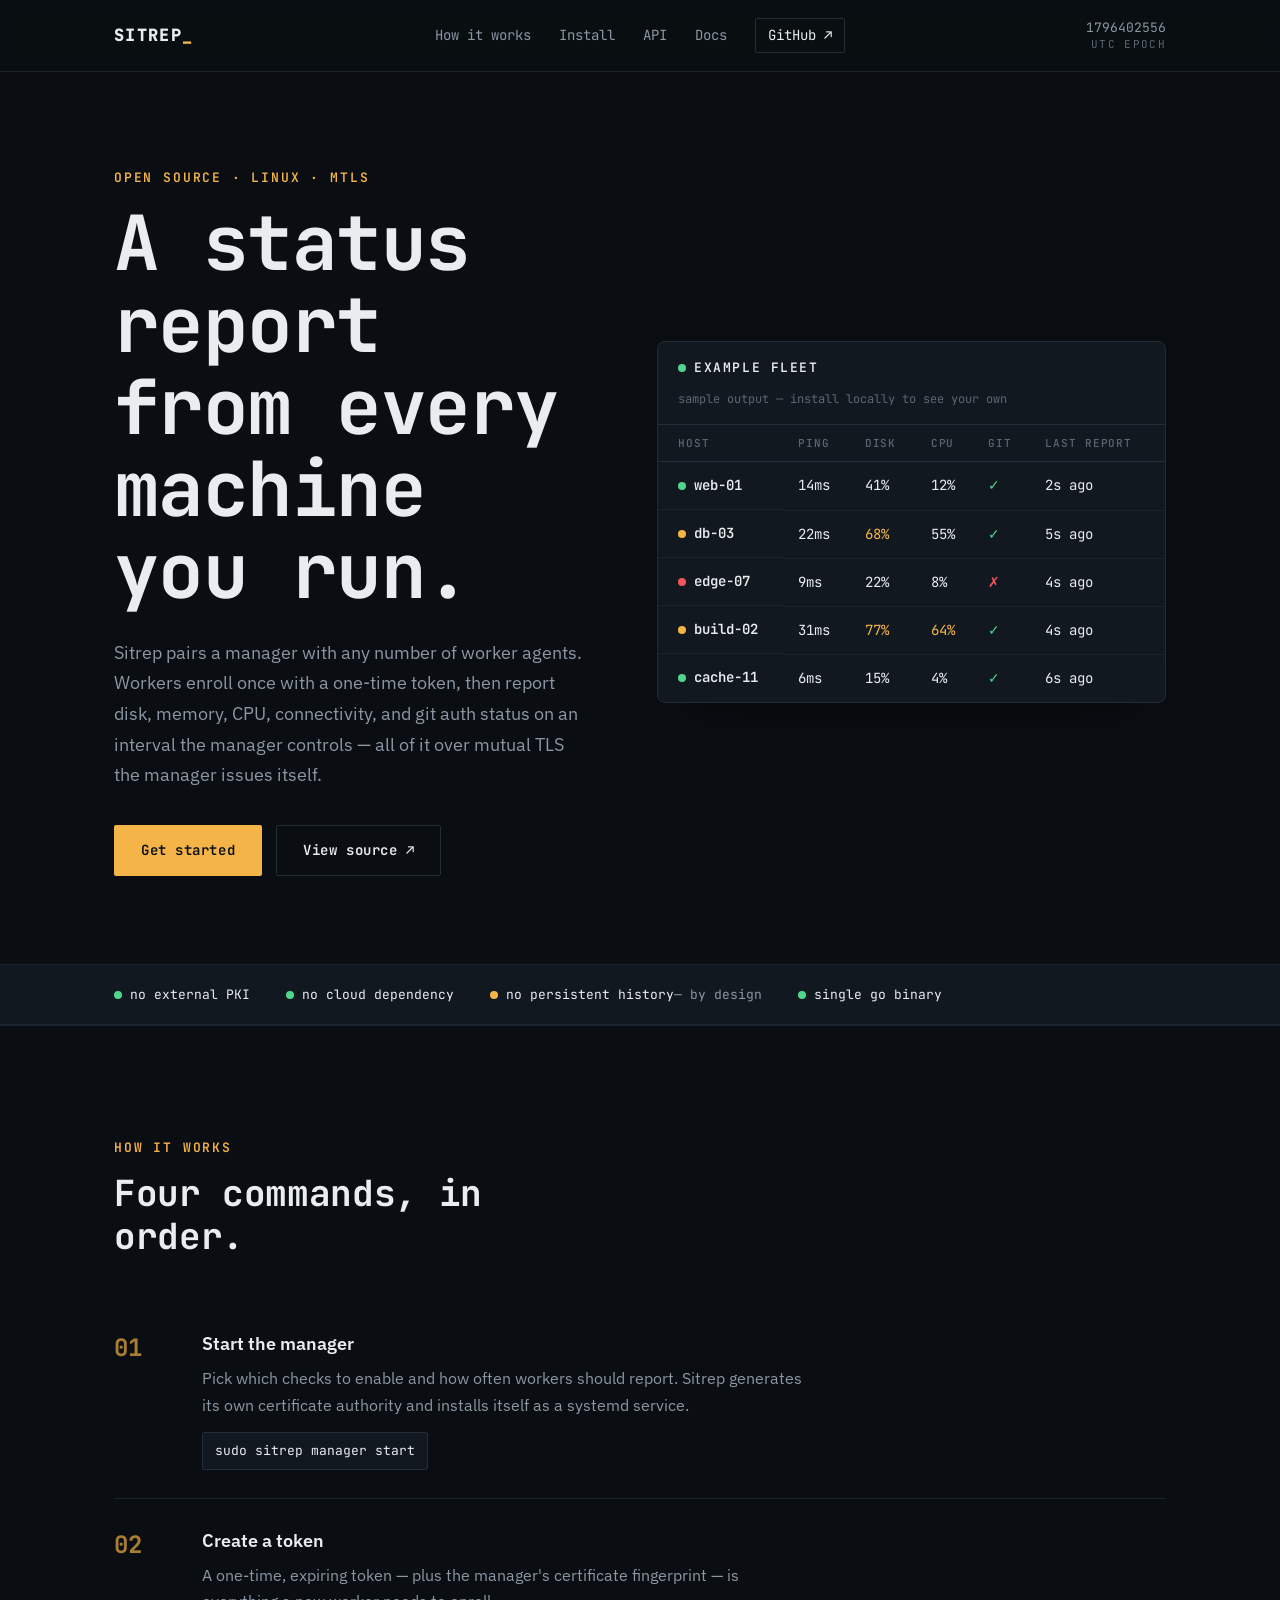
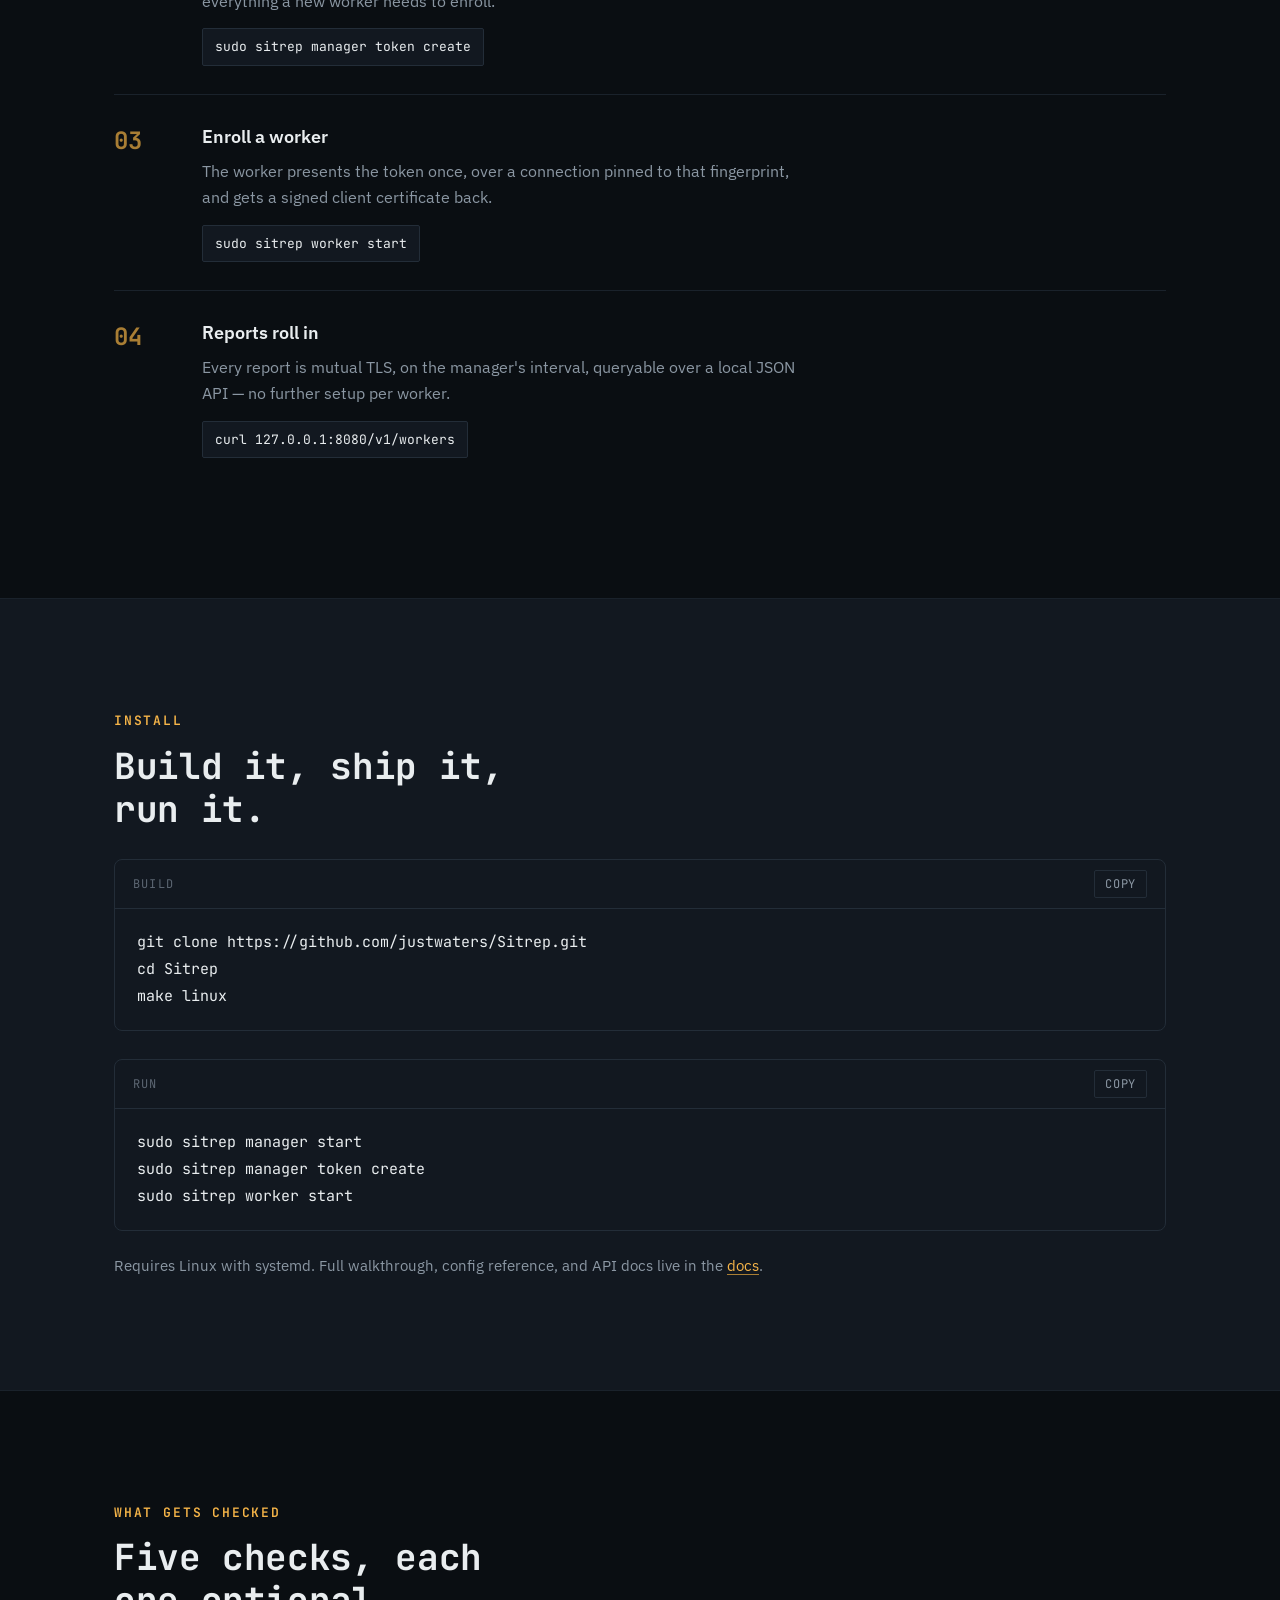
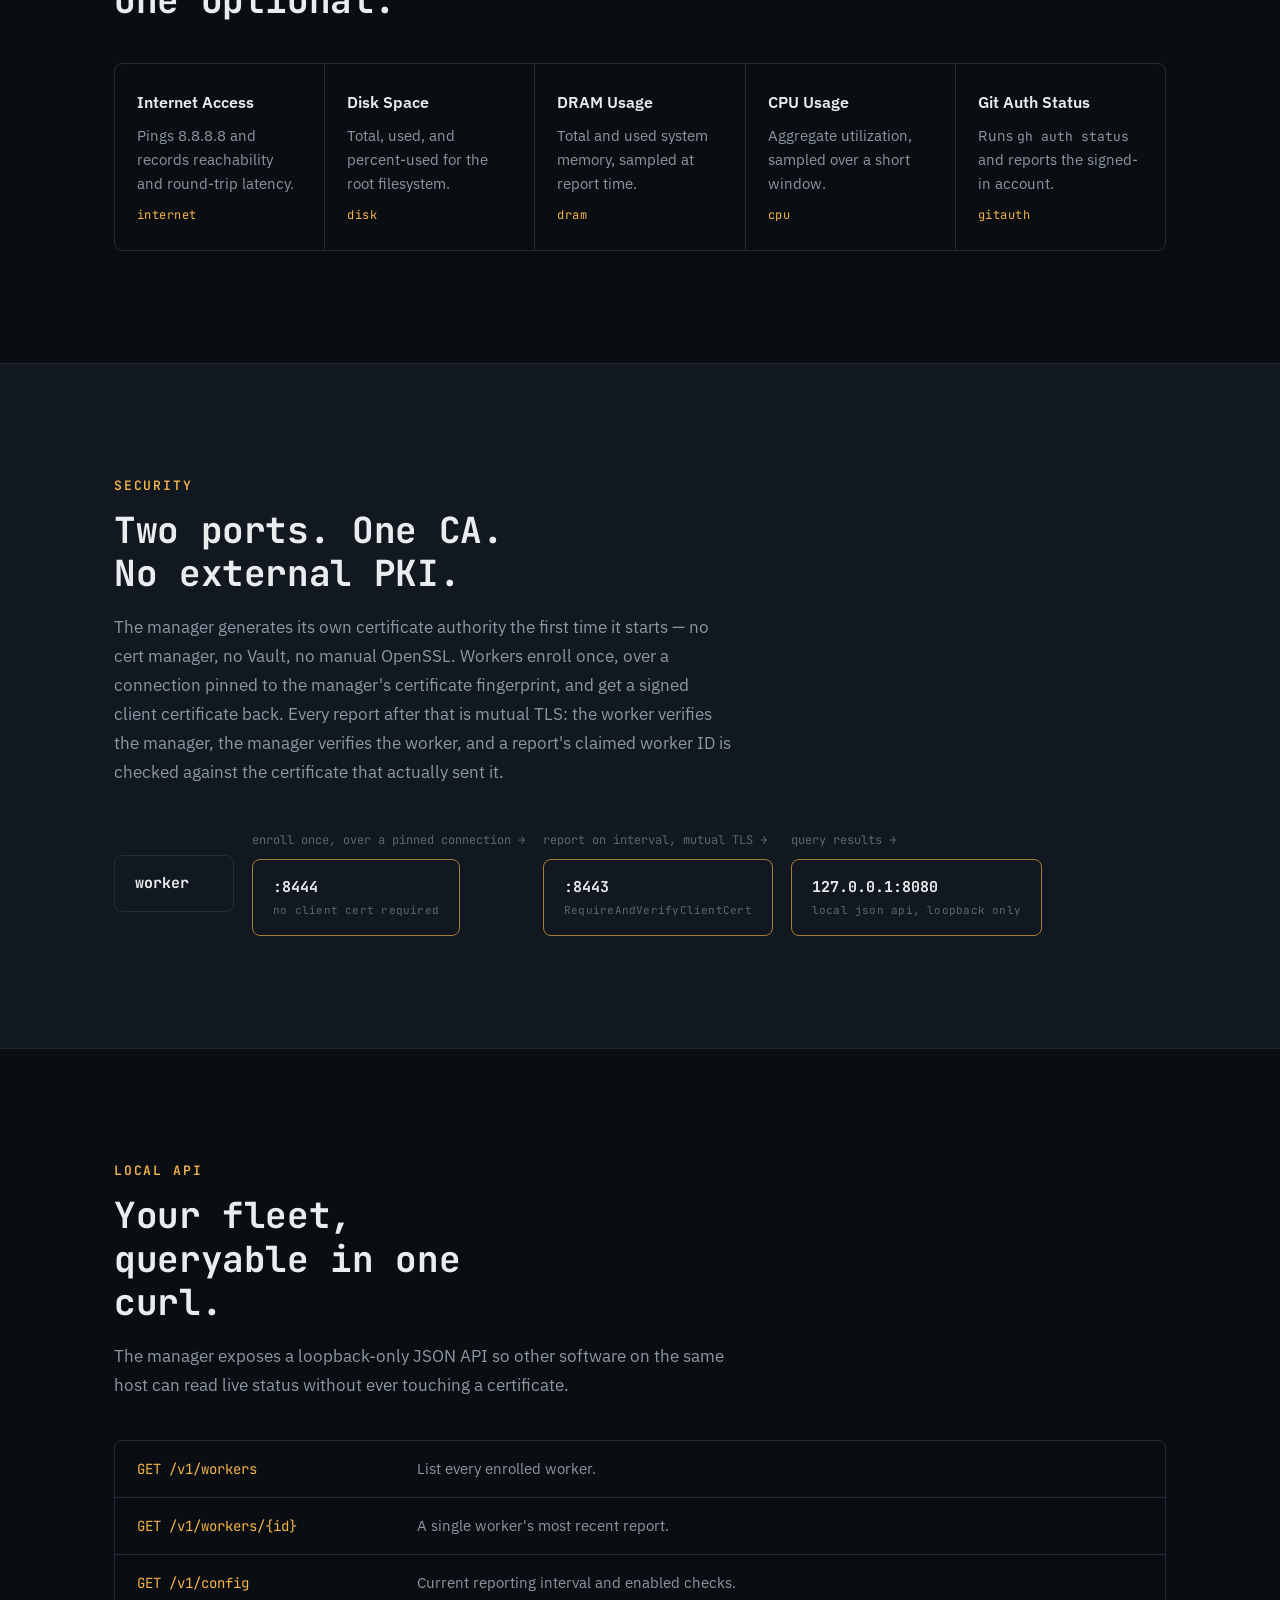
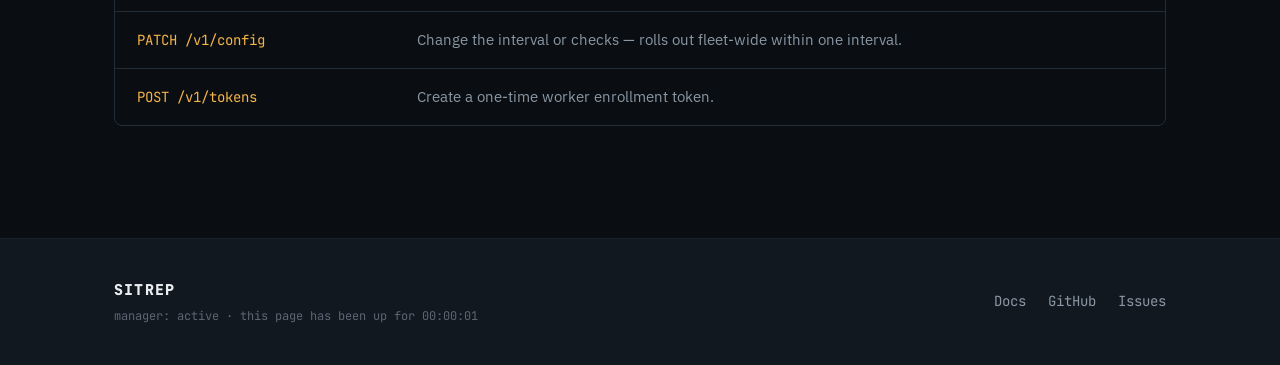
<file: docs/index.html>
<!doctype html>
<html lang="en">
<head>
<meta charset="utf-8">
<meta name="viewport" content="width=device-width, initial-scale=1">
<title>Sitrep — a status report from every machine you run</title>
<meta name="description" content="Sitrep is a manager and worker agent for Linux fleets. Workers enroll once with a one-time token, then report disk, memory, CPU, connectivity, and git auth status over mutual TLS the manager issues itself.">
<meta property="og:title" content="Sitrep — a status report from every machine you run">
<meta property="og:description" content="A manager and worker agent for Linux fleets, secured with mutual TLS the manager issues itself. No external PKI, no cloud dependency.">
<meta property="og:type" content="website">
<meta name="theme-color" content="#0A0E12">
<meta name="color-scheme" content="dark">
<link rel="icon" href="data:image/svg+xml,%3Csvg xmlns='http://www.w3.org/2000/svg' viewBox='0 0 32 32'%3E%3Crect width='32' height='32' rx='4' fill='%230A0E12'/%3E%3Ccircle cx='16' cy='16' r='6' fill='%23F5B448'/%3E%3C/svg%3E">
<link rel="preconnect" href="https://fonts.googleapis.com">
<link rel="preconnect" href="https://fonts.gstatic.com" crossorigin>
<link href="https://fonts.googleapis.com/css2?family=IBM+Plex+Sans:wght@400;500;600;700&family=JetBrains+Mono:wght@400;500;600;700;800&display=swap" rel="stylesheet">
<link rel="stylesheet" href="style.css">
</head>
<body>
<a class="skip-link" href="#main">Skip to content</a>

<header class="site-header">
  <div class="header-inner">
    <a href="#top" class="wordmark">SITREP<span class="cursor" aria-hidden="true">_</span></a>
    <nav class="site-nav" aria-label="Primary">
      <a href="#how-it-works">How it works</a>
      <a href="#quickstart">Install</a>
      <a href="#api">API</a>
      <a href="docs.html">Docs</a>
      <a href="https://github.com/justwaters/Sitrep" class="nav-github">GitHub ↗</a>
    </nav>
    <div class="clock" aria-hidden="true">
      <span id="epoch-clock">0000000000</span>
      <span class="clock-label">utc epoch</span>
    </div>
  </div>
</header>

<main id="main">

  <section class="hero" id="top">
    <div class="hero-inner">
      <div class="hero-copy">
        <p class="eyebrow">open source · linux · mTLS</p>
        <h1>A status report from every machine you run.</h1>
        <p class="lede">Sitrep pairs a manager with any number of worker agents. Workers enroll once with a one-time token, then report disk, memory, CPU, connectivity, and git auth status on an interval the manager controls — all of it over mutual TLS the manager issues itself.</p>
        <div class="cta-row">
          <a href="#quickstart" class="btn btn-primary">Get started</a>
          <a href="https://github.com/justwaters/Sitrep" class="btn btn-ghost">View source ↗</a>
        </div>
      </div>

      <div class="board-wrap">
        <div class="board-frame">
          <div class="board-head">
            <span class="board-title"><span class="dot dot-ok" aria-hidden="true"></span>example fleet</span>
            <span class="board-sub">sample output — install locally to see your own</span>
          </div>
          <div class="board-scroll">
            <table class="board" aria-label="Example worker status board">
              <thead>
                <tr>
                  <th scope="col">host</th>
                  <th scope="col">ping</th>
                  <th scope="col">disk</th>
                  <th scope="col">cpu</th>
                  <th scope="col">git</th>
                  <th scope="col">last report</th>
                </tr>
              </thead>
              <tbody id="board-body">
                <tr data-interval="20">
                  <td class="c-host"><span class="dot dot-ok" aria-hidden="true"></span>web-01</td>
                  <td class="c-ping">14ms</td>
                  <td class="c-disk">41%</td>
                  <td class="c-cpu">12%</td>
                  <td class="c-git ok">✓</td>
                  <td class="c-seen">6s ago</td>
                </tr>
                <tr data-interval="25">
                  <td class="c-host"><span class="dot dot-warn" aria-hidden="true"></span>db-03</td>
                  <td class="c-ping">22ms</td>
                  <td class="c-disk warn">68%</td>
                  <td class="c-cpu">55%</td>
                  <td class="c-git ok">✓</td>
                  <td class="c-seen">11s ago</td>
                </tr>
                <tr data-interval="18">
                  <td class="c-host"><span class="dot dot-fail" aria-hidden="true"></span>edge-07</td>
                  <td class="c-ping">9ms</td>
                  <td class="c-disk">22%</td>
                  <td class="c-cpu">8%</td>
                  <td class="c-git fail">✗</td>
                  <td class="c-seen">3s ago</td>
                </tr>
                <tr data-interval="30">
                  <td class="c-host"><span class="dot dot-warn" aria-hidden="true"></span>build-02</td>
                  <td class="c-ping">31ms</td>
                  <td class="c-disk warn">77%</td>
                  <td class="c-cpu warn">64%</td>
                  <td class="c-git ok">✓</td>
                  <td class="c-seen">17s ago</td>
                </tr>
                <tr data-interval="15">
                  <td class="c-host"><span class="dot dot-ok" aria-hidden="true"></span>cache-11</td>
                  <td class="c-ping">6ms</td>
                  <td class="c-disk">15%</td>
                  <td class="c-cpu">4%</td>
                  <td class="c-git ok">✓</td>
                  <td class="c-seen">2s ago</td>
                </tr>
              </tbody>
            </table>
          </div>
        </div>
      </div>
    </div>
  </section>

  <section class="tradeoffs-strip" aria-label="Built deliberately">
    <div class="strip-inner">
      <p><span class="dot dot-ok" aria-hidden="true"></span>no external PKI</p>
      <p><span class="dot dot-ok" aria-hidden="true"></span>no cloud dependency</p>
      <p><span class="dot dot-warn" aria-hidden="true"></span>no persistent history <span class="fog">— by design</span></p>
      <p><span class="dot dot-ok" aria-hidden="true"></span>single go binary</p>
    </div>
  </section>

  <section class="section" id="how-it-works">
    <div class="section-inner">
      <p class="eyebrow reveal">how it works</p>
      <h2 class="reveal">Four commands, in order.</h2>
      <ol class="steps">
        <li class="step">
          <span class="step-index">01</span>
          <div class="step-body">
            <h3>Start the manager</h3>
            <p>Pick which checks to enable and how often workers should report. Sitrep generates its own certificate authority and installs itself as a systemd service.</p>
            <code>sudo sitrep manager start</code>
          </div>
        </li>
        <li class="step">
          <span class="step-index">02</span>
          <div class="step-body">
            <h3>Create a token</h3>
            <p>A one-time, expiring token — plus the manager's certificate fingerprint — is everything a new worker needs to enroll.</p>
            <code>sudo sitrep manager token create</code>
          </div>
        </li>
        <li class="step">
          <span class="step-index">03</span>
          <div class="step-body">
            <h3>Enroll a worker</h3>
            <p>The worker presents the token once, over a connection pinned to that fingerprint, and gets a signed client certificate back.</p>
            <code>sudo sitrep worker start</code>
          </div>
        </li>
        <li class="step">
          <span class="step-index">04</span>
          <div class="step-body">
            <h3>Reports roll in</h3>
            <p>Every report is mutual TLS, on the manager's interval, queryable over a local JSON API — no further setup per worker.</p>
            <code>curl 127.0.0.1:8080/v1/workers</code>
          </div>
        </li>
      </ol>
    </div>
  </section>

  <section class="section alt quickstart" id="quickstart">
    <div class="section-inner">
      <p class="eyebrow reveal">install</p>
      <h2 class="reveal">Build it, ship it, run it.</h2>

      <div class="code-block">
        <div class="code-block-head">
          <span>build</span>
          <button class="copy-btn" type="button" data-copy-target="code-build">copy</button>
        </div>
        <pre><code id="code-build">git clone https://github.com/justwaters/Sitrep.git
cd Sitrep
make linux</code></pre>
      </div>

      <div class="code-block">
        <div class="code-block-head">
          <span>run</span>
          <button class="copy-btn" type="button" data-copy-target="code-run">copy</button>
        </div>
        <pre><code id="code-run">sudo sitrep manager start
sudo sitrep manager token create
sudo sitrep worker start</code></pre>
      </div>

      <p class="quickstart-note">Requires Linux with systemd. Full walkthrough, config reference, and API docs live in the <a href="docs.html">docs</a>.</p>
    </div>
  </section>

  <section class="section" id="checks">
    <div class="section-inner">
      <p class="eyebrow reveal">what gets checked</p>
      <h2 class="reveal">Five checks, each one optional.</h2>
      <div class="checks-grid">
        <article class="check-card">
          <h3>Internet Access</h3>
          <p>Pings 8.8.8.8 and records reachability and round-trip latency.</p>
          <span class="check-key">internet</span>
        </article>
        <article class="check-card">
          <h3>Disk Space</h3>
          <p>Total, used, and percent-used for the root filesystem.</p>
          <span class="check-key">disk</span>
        </article>
        <article class="check-card">
          <h3>DRAM Usage</h3>
          <p>Total and used system memory, sampled at report time.</p>
          <span class="check-key">dram</span>
        </article>
        <article class="check-card">
          <h3>CPU Usage</h3>
          <p>Aggregate utilization, sampled over a short window.</p>
          <span class="check-key">cpu</span>
        </article>
        <article class="check-card">
          <h3>Git Auth Status</h3>
          <p>Runs <code>gh auth status</code> and reports the signed-in account.</p>
          <span class="check-key">gitauth</span>
        </article>
      </div>
    </div>
  </section>

  <section class="section alt" id="security">
    <div class="section-inner">
      <p class="eyebrow reveal">security</p>
      <h2 class="reveal">Two ports. One CA. No external PKI.</h2>
      <p class="section-lede">The manager generates its own certificate authority the first time it starts — no cert manager, no Vault, no manual OpenSSL. Workers enroll once, over a connection pinned to the manager's certificate fingerprint, and get a signed client certificate back. Every report after that is mutual TLS: the worker verifies the manager, the manager verifies the worker, and a report's claimed worker ID is checked against the certificate that actually sent it.</p>

      <div class="diagram" role="img" aria-label="Diagram: worker connects once to the enrollment port to get a certificate, then reports repeatedly to the report port over mutual TLS, and the manager exposes results on a local API port">
        <div class="diagram-node">
          <span class="diagram-label">worker</span>
        </div>
        <div class="diagram-flow">
          <span class="diagram-arrow">enroll once, over a pinned connection</span>
          <div class="diagram-node port">
            <span class="diagram-label">:8444</span>
            <span class="diagram-sub">no client cert required</span>
          </div>
        </div>
        <div class="diagram-flow">
          <span class="diagram-arrow">report on interval, mutual TLS</span>
          <div class="diagram-node port">
            <span class="diagram-label">:8443</span>
            <span class="diagram-sub">RequireAndVerifyClientCert</span>
          </div>
        </div>
        <div class="diagram-flow">
          <span class="diagram-arrow">query results</span>
          <div class="diagram-node port">
            <span class="diagram-label">127.0.0.1:8080</span>
            <span class="diagram-sub">local json api, loopback only</span>
          </div>
        </div>
      </div>
    </div>
  </section>

  <section class="section" id="api">
    <div class="section-inner">
      <p class="eyebrow reveal">local api</p>
      <h2 class="reveal">Your fleet, queryable in one curl.</h2>
      <p class="section-lede">The manager exposes a loopback-only JSON API so other software on the same host can read live status without ever touching a certificate.</p>
      <div class="api-grid">
        <div class="api-row"><code>GET /v1/workers</code><span>List every enrolled worker.</span></div>
        <div class="api-row"><code>GET /v1/workers/{id}</code><span>A single worker's most recent report.</span></div>
        <div class="api-row"><code>GET /v1/config</code><span>Current reporting interval and enabled checks.</span></div>
        <div class="api-row"><code>PATCH /v1/config</code><span>Change the interval or checks — rolls out fleet-wide within one interval.</span></div>
        <div class="api-row"><code>POST /v1/tokens</code><span>Create a one-time worker enrollment token.</span></div>
      </div>
    </div>
  </section>

</main>

<footer class="site-footer">
  <div class="footer-inner">
    <div class="footer-brand">
      <p class="wordmark small">SITREP</p>
      <p class="footer-status" id="footer-status">manager: active · this page has been up for 00:00:00</p>
    </div>
    <nav class="footer-links" aria-label="Footer">
      <a href="docs.html">Docs</a>
      <a href="https://github.com/justwaters/Sitrep">GitHub</a>
      <a href="https://github.com/justwaters/Sitrep/issues">Issues</a>
    </nav>
  </div>
</footer>

<script src="script.js" defer></script>
</body>
</html>
</file>
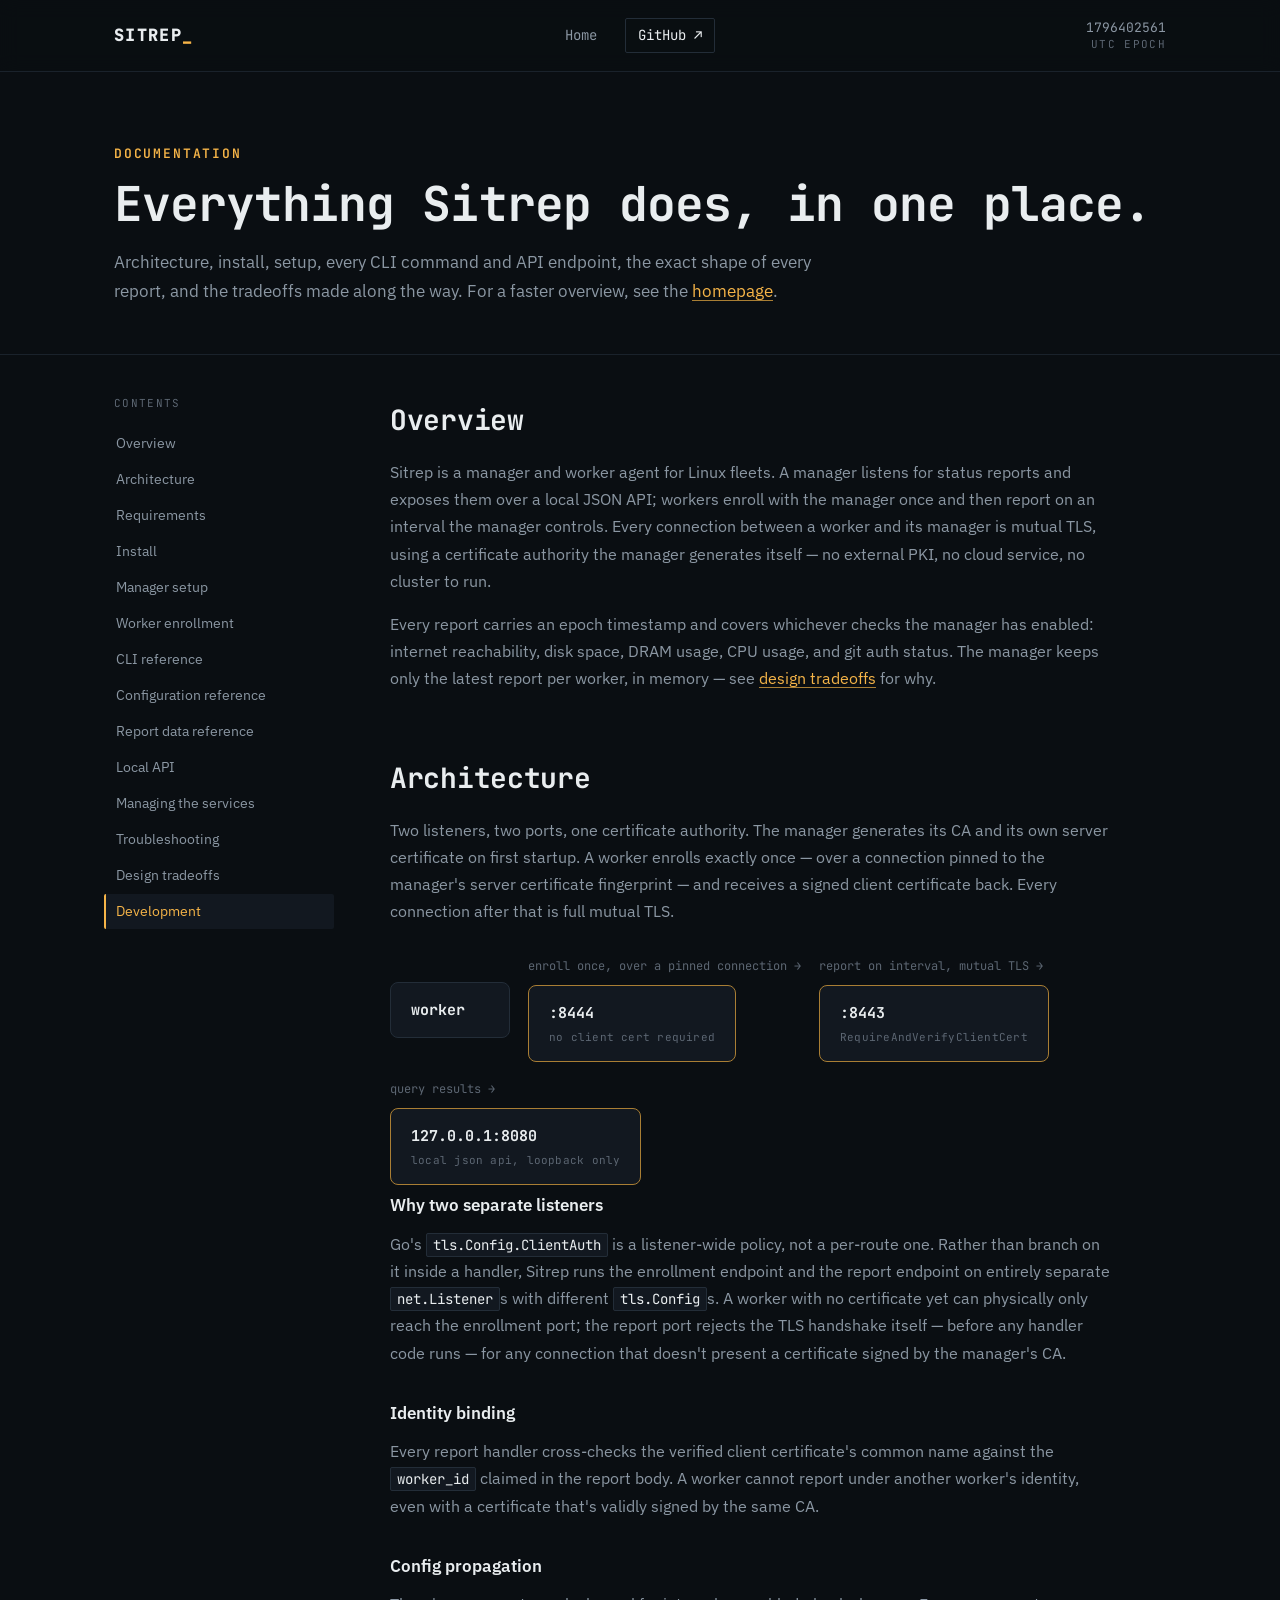
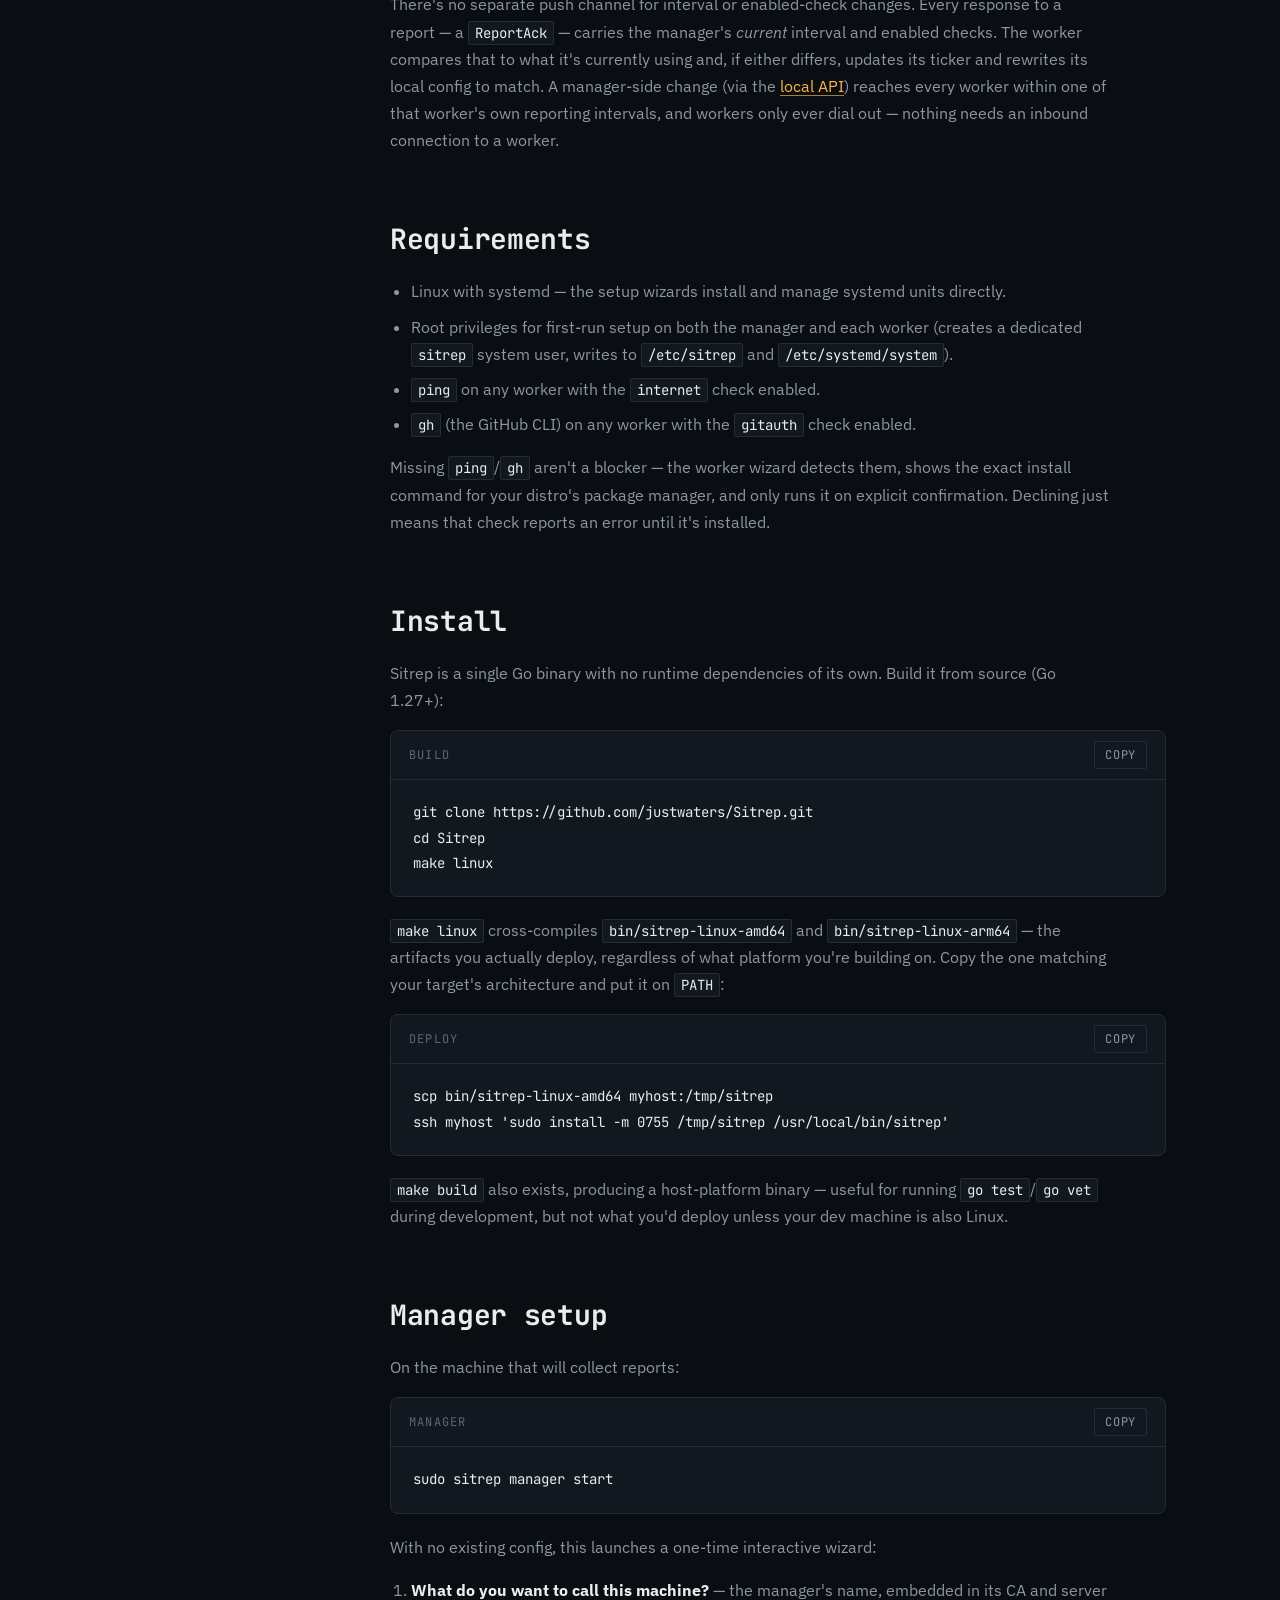
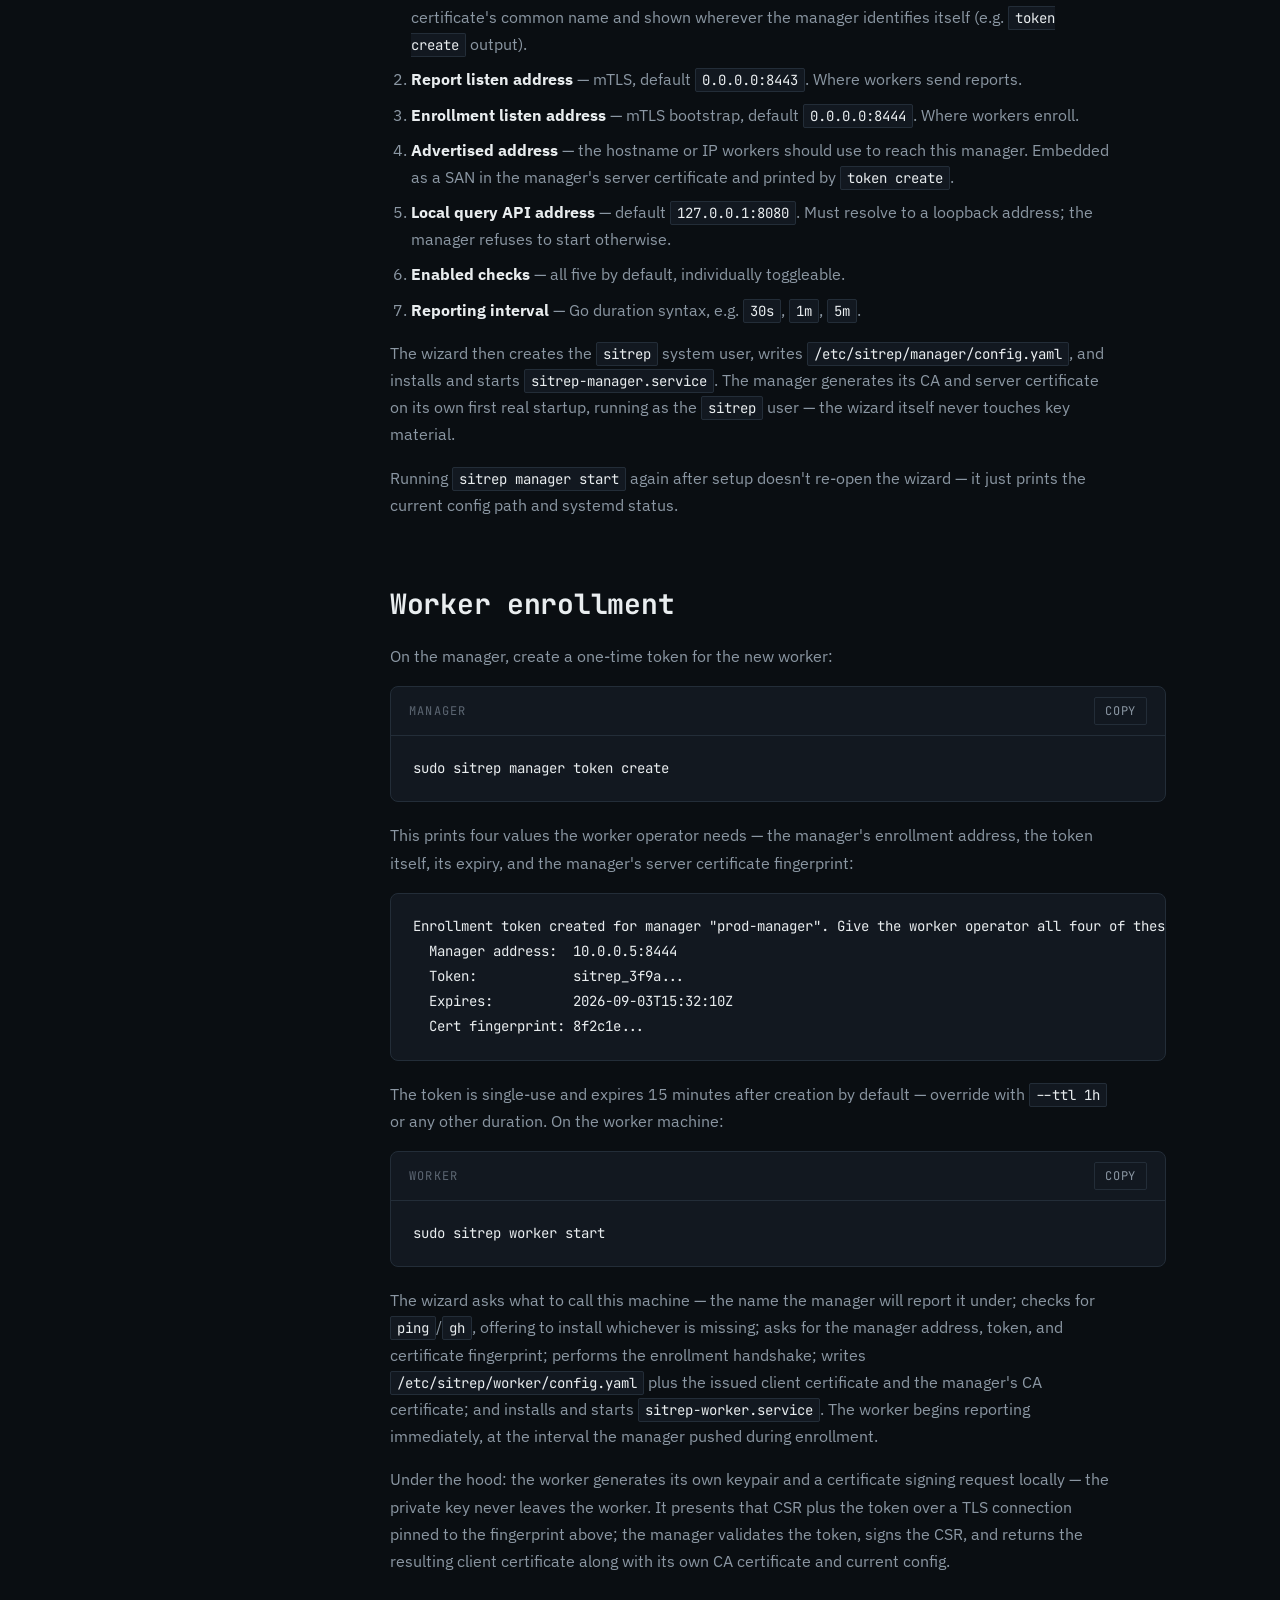
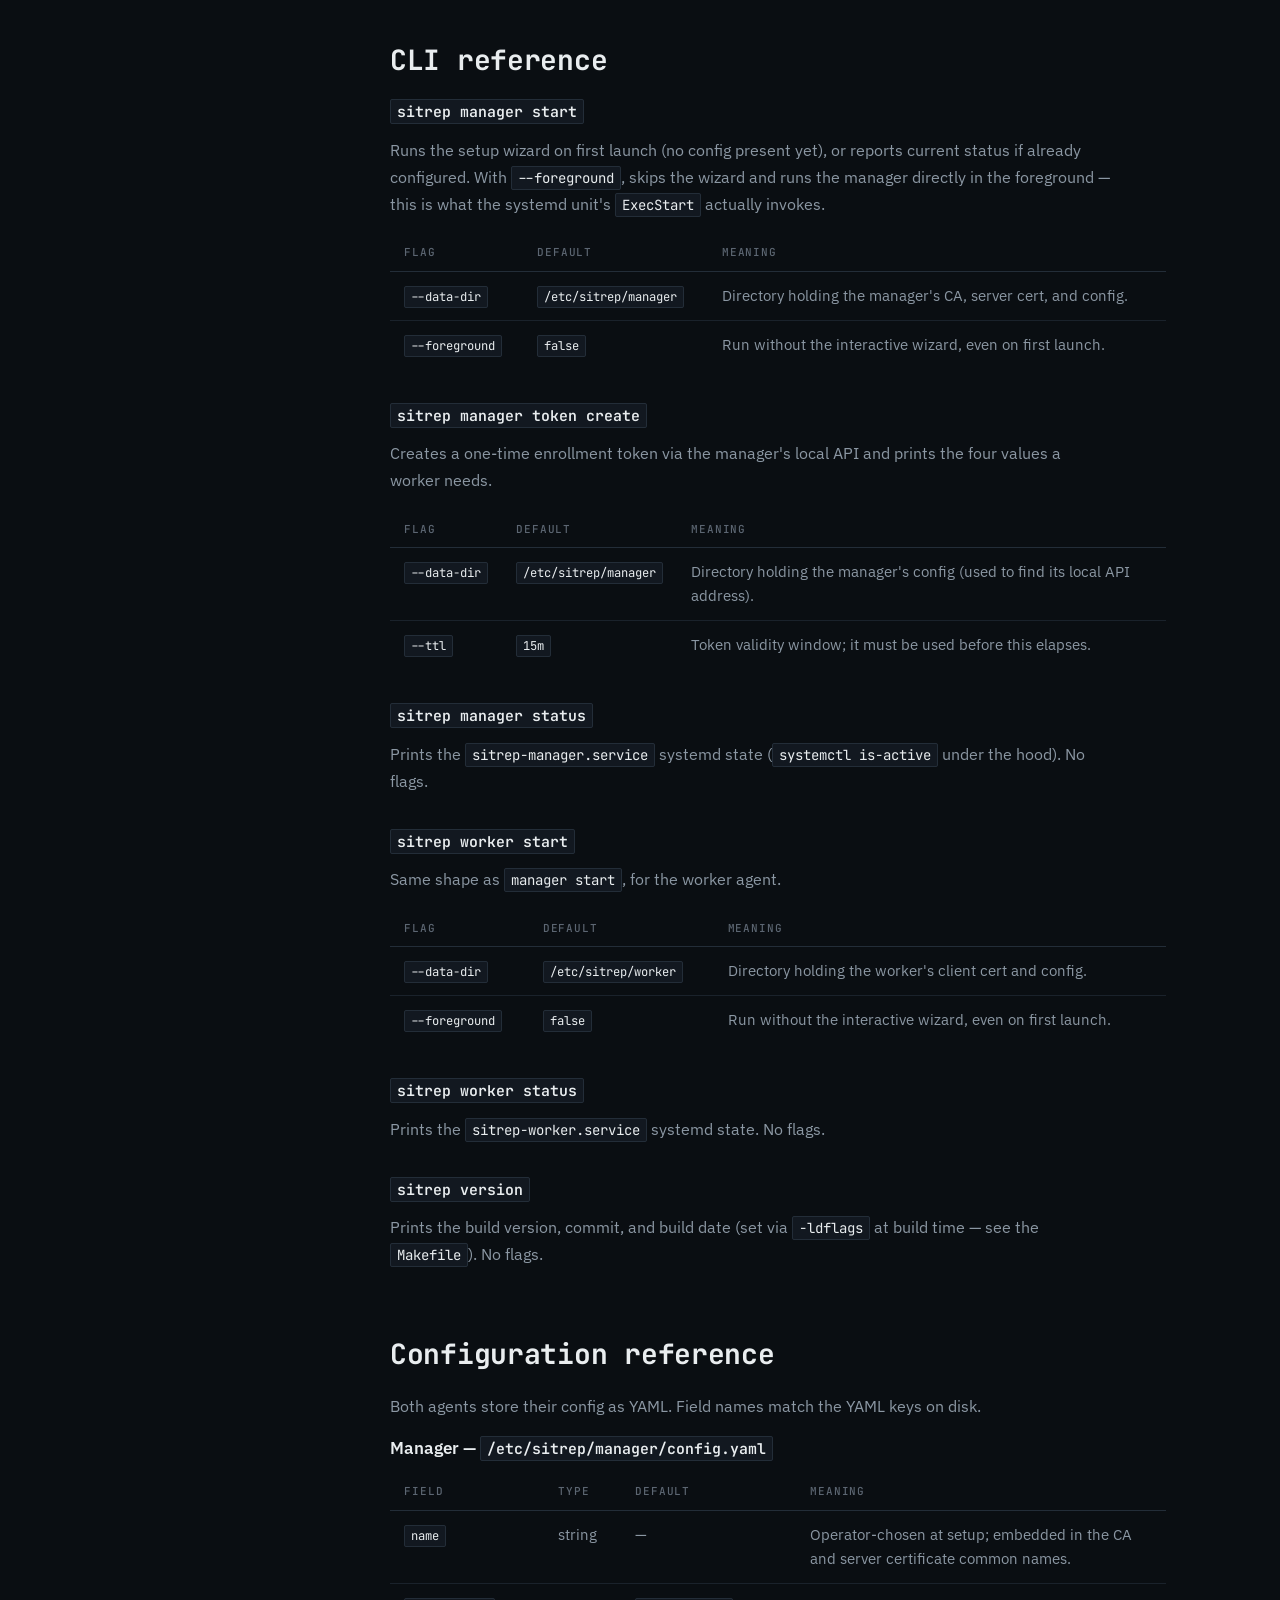
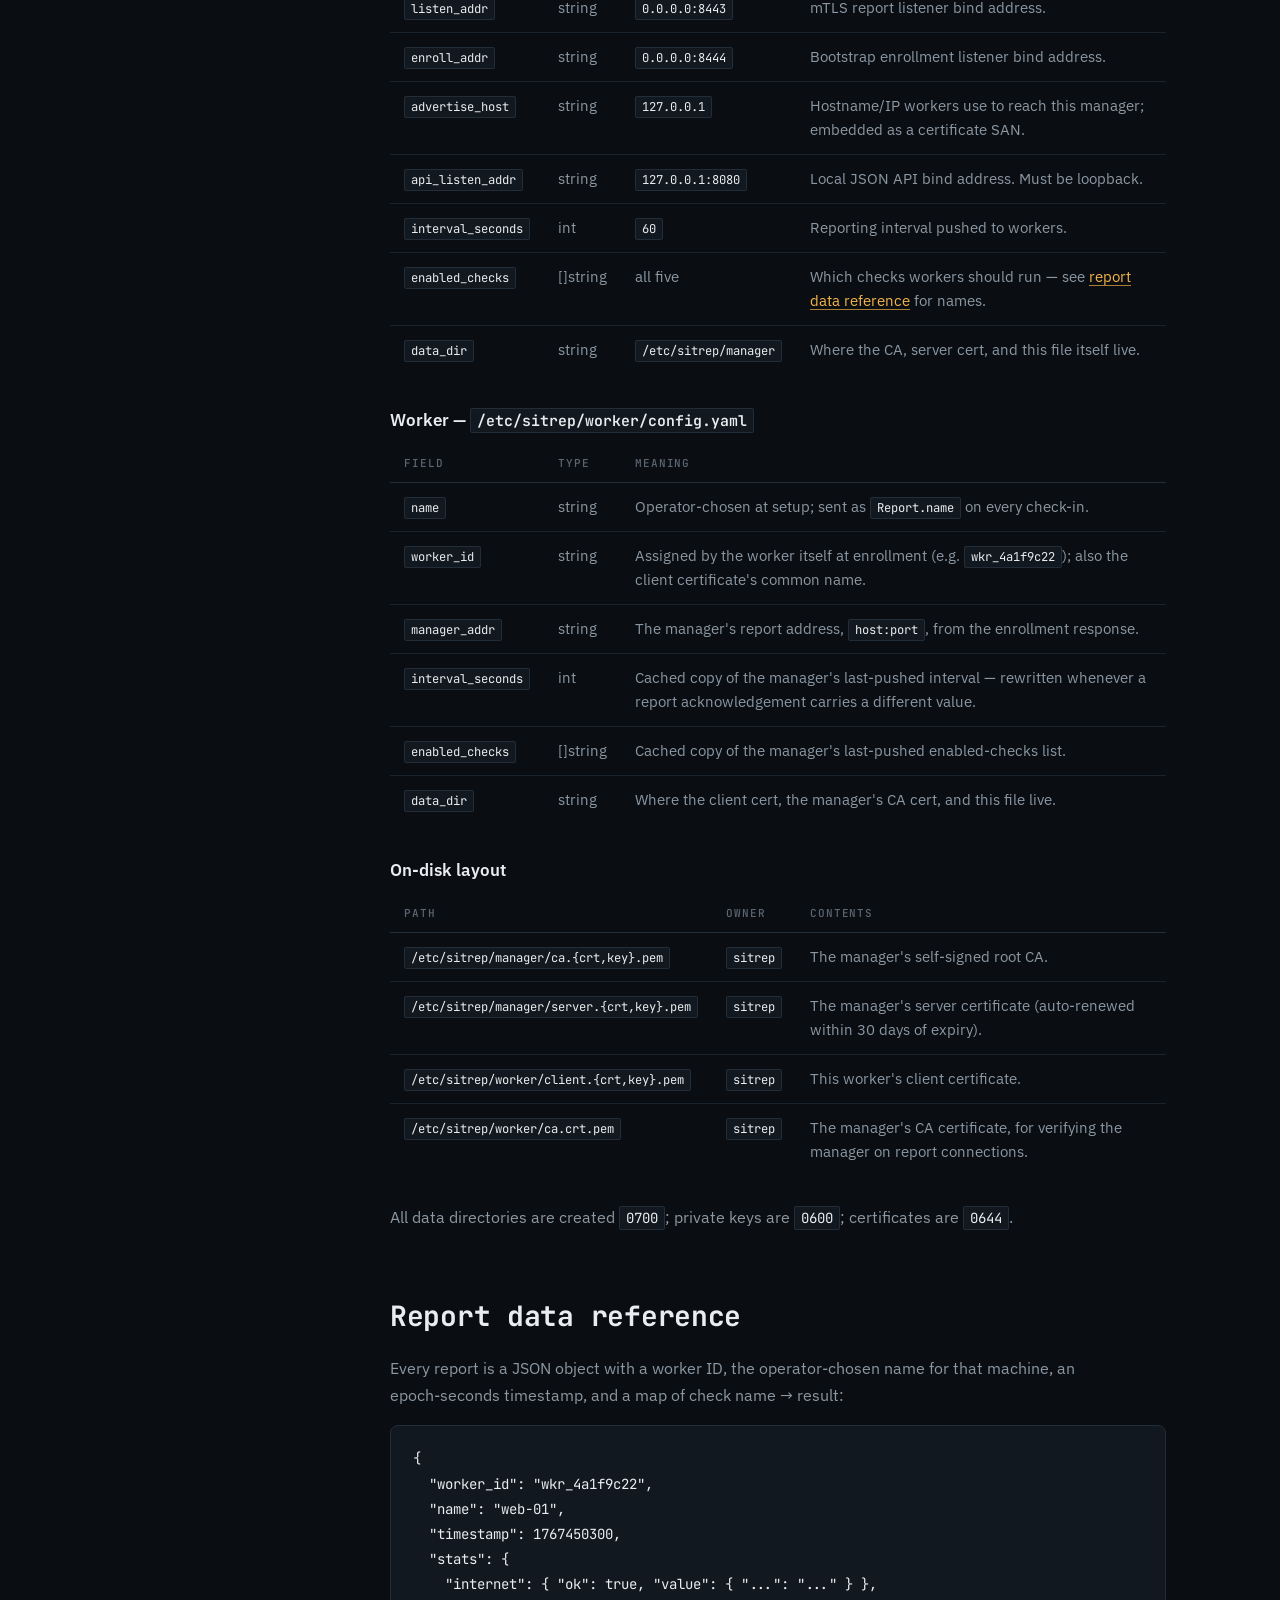
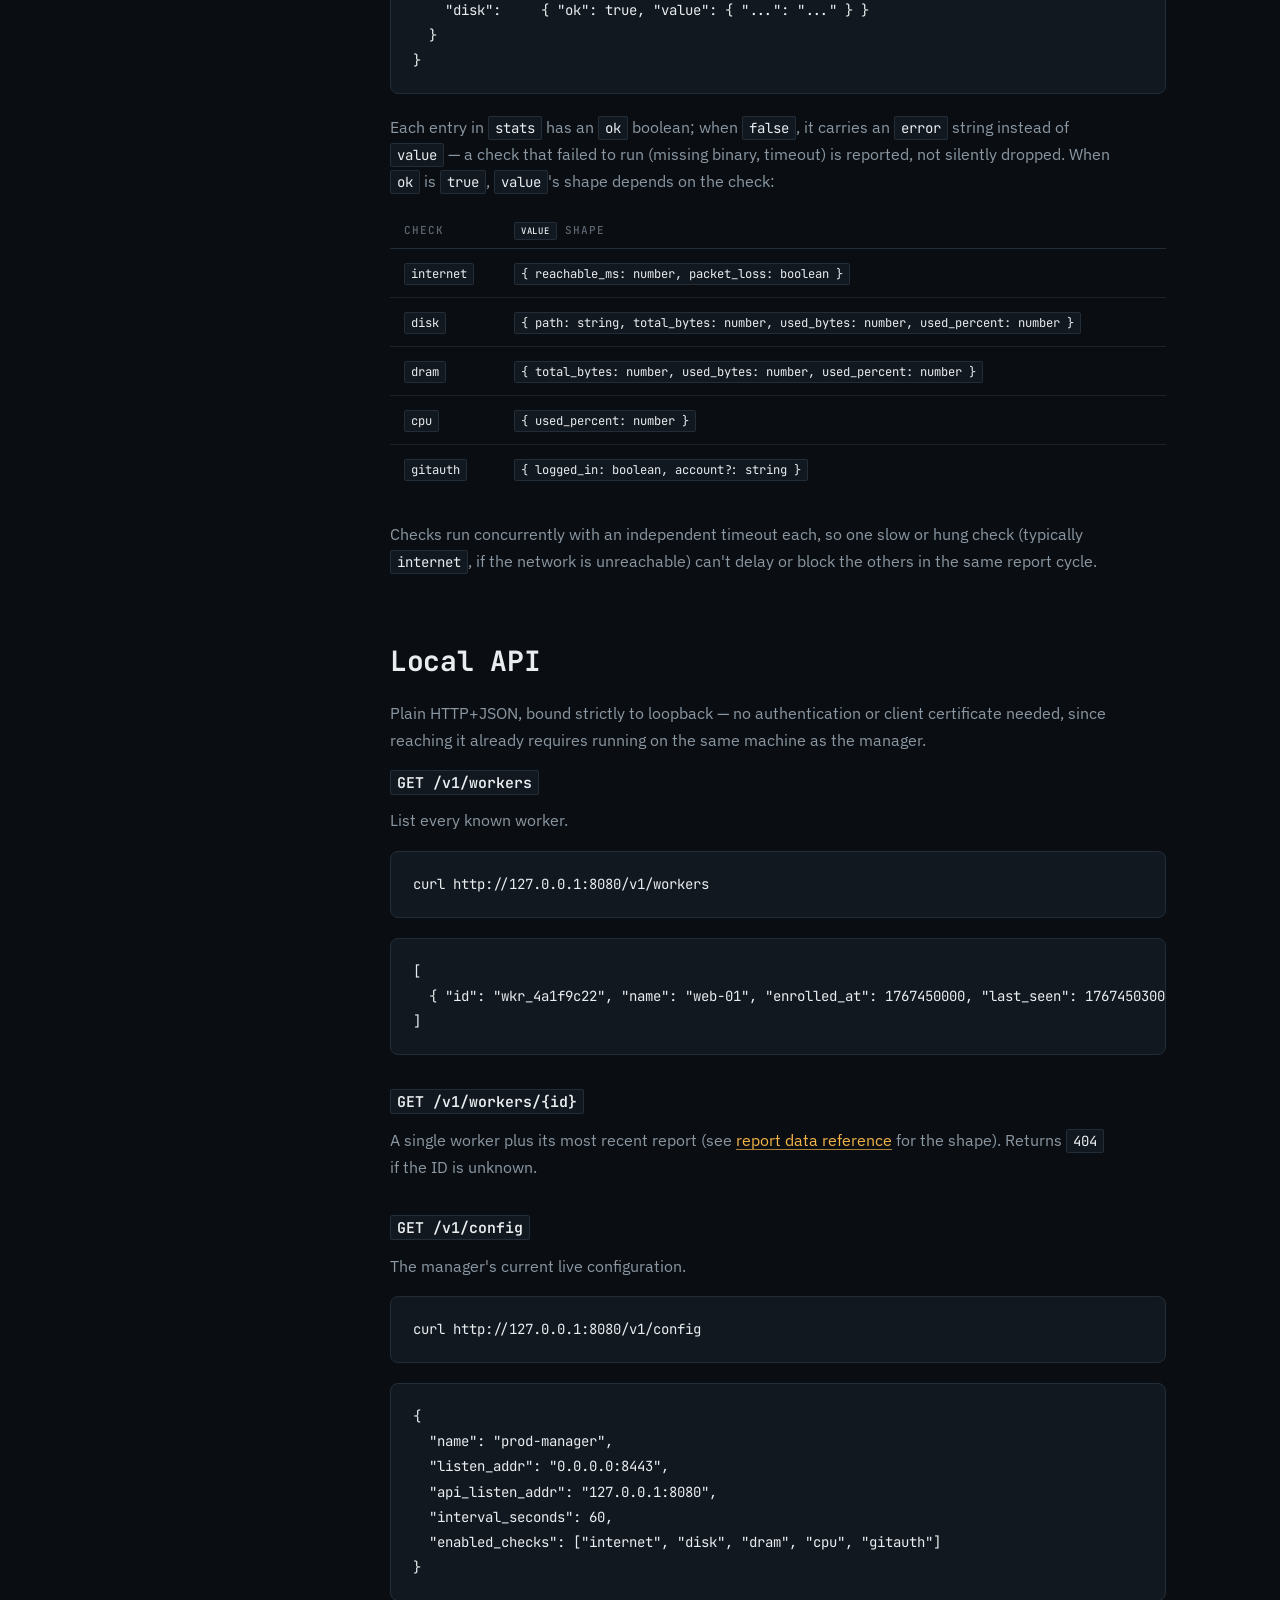
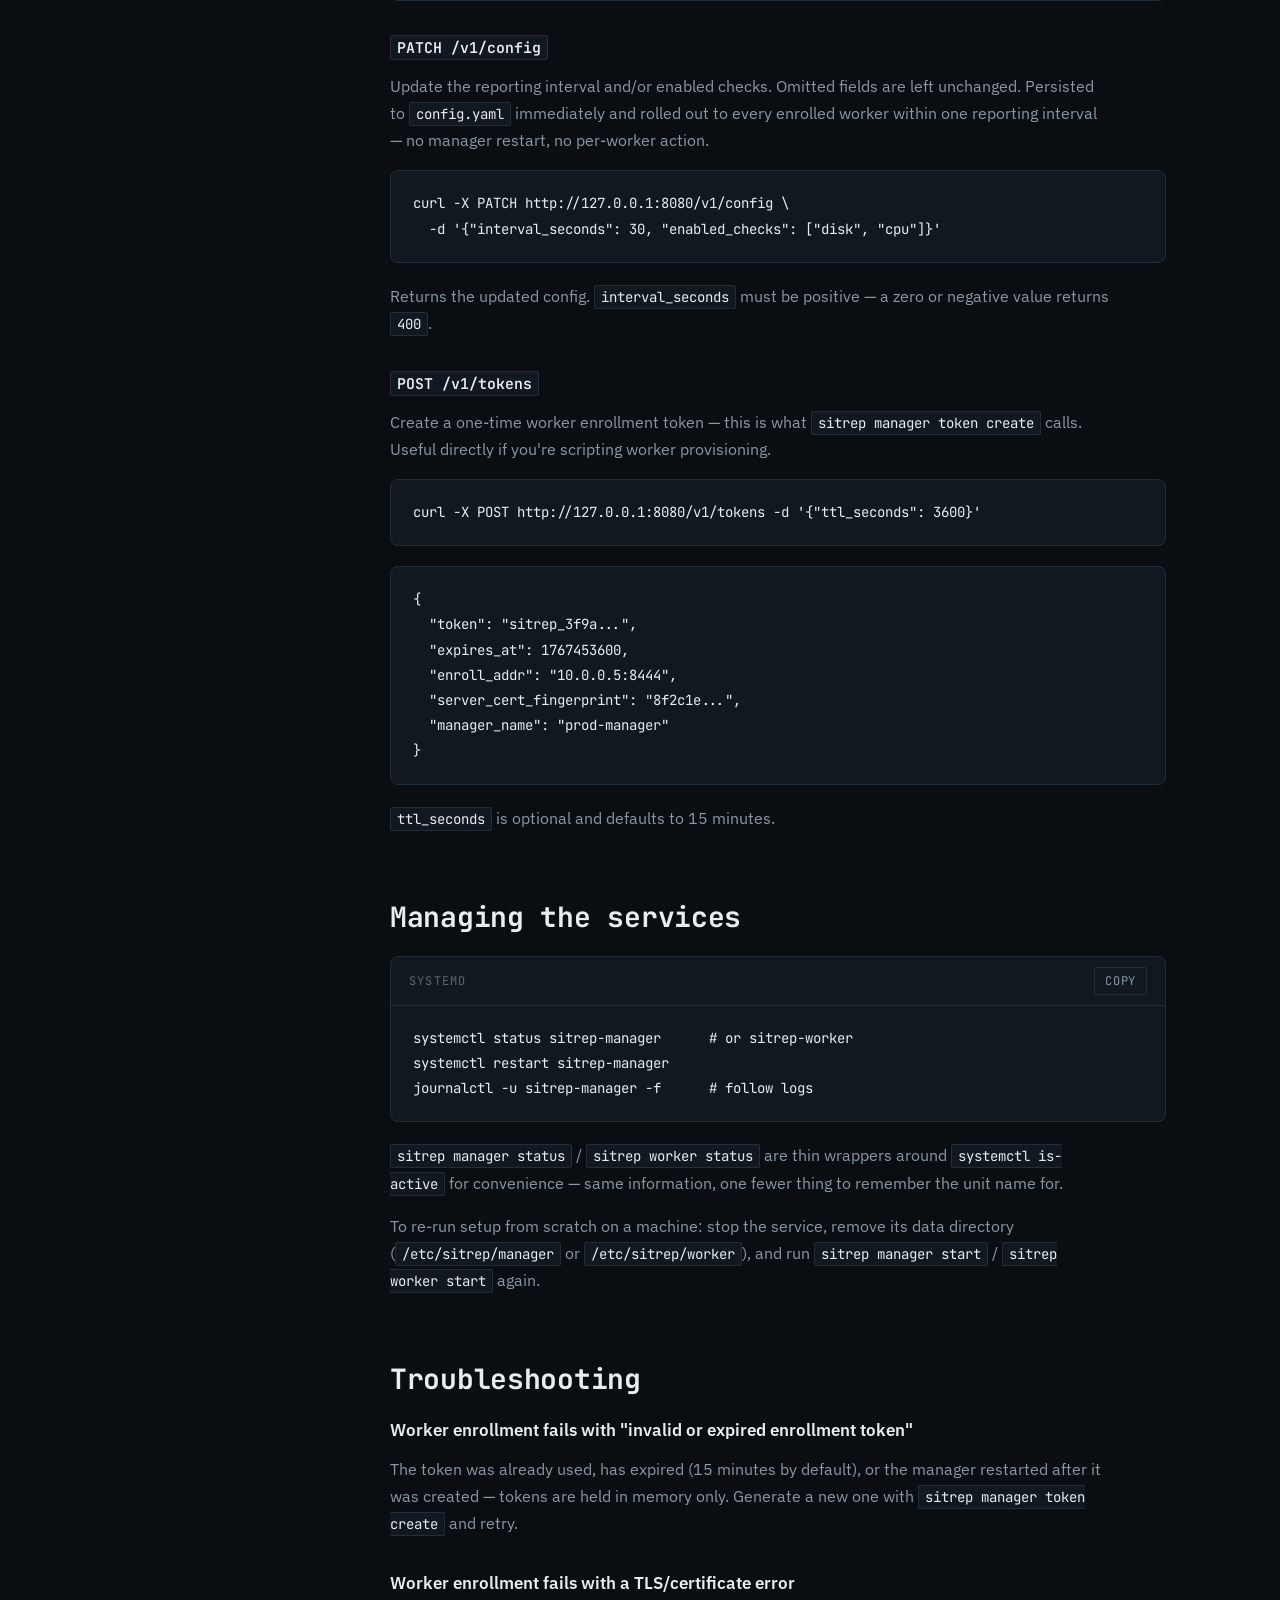
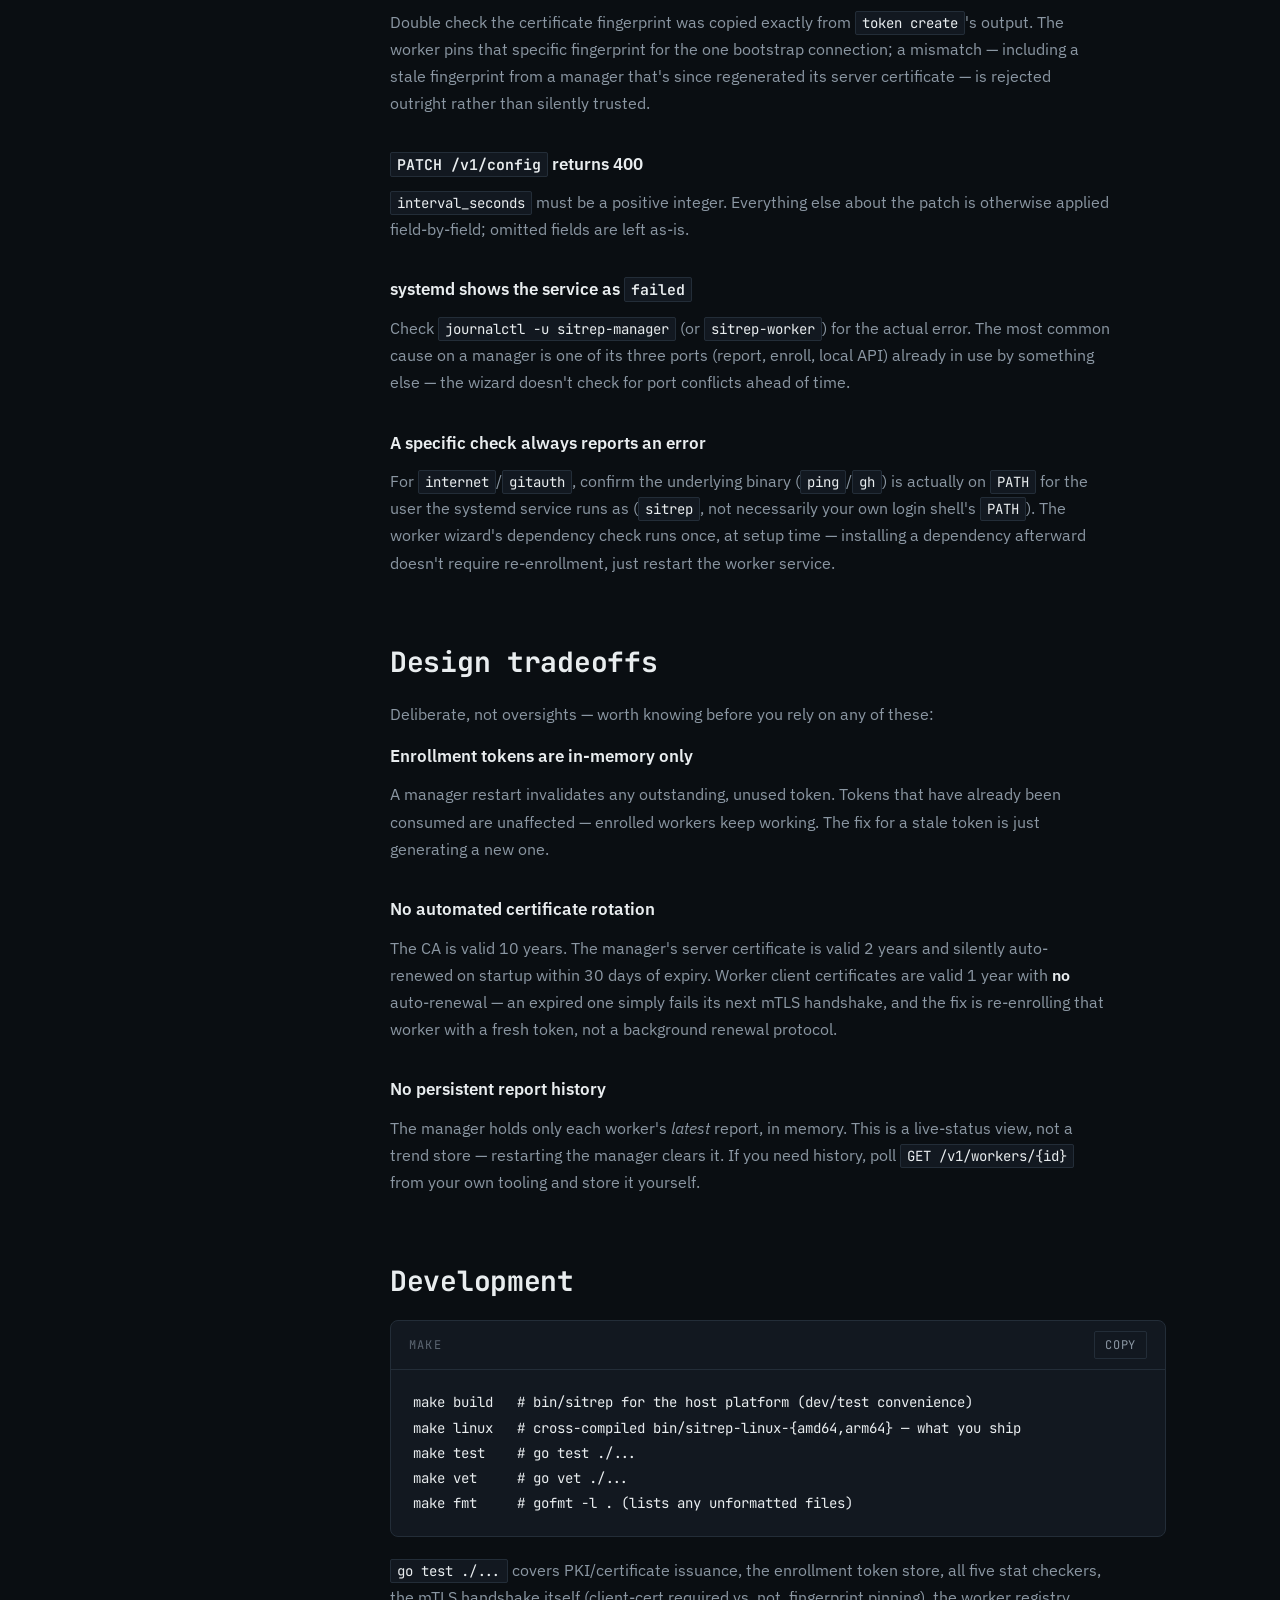
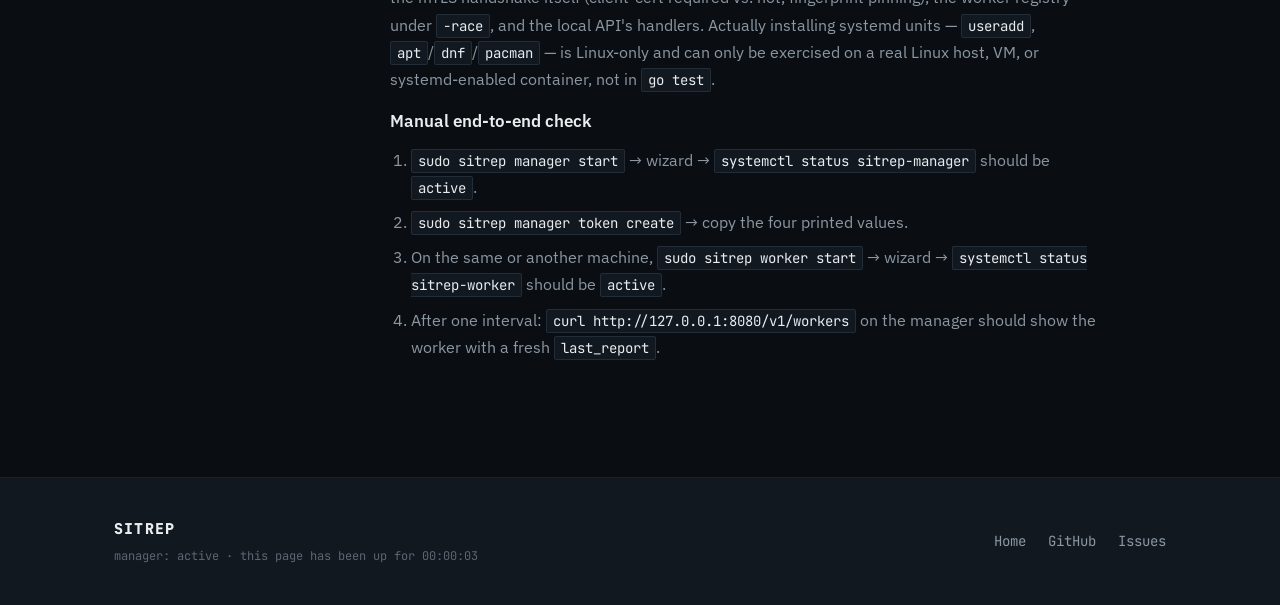
<file: docs/docs.html>
<!doctype html>
<html lang="en">
<head>
<meta charset="utf-8">
<meta name="viewport" content="width=device-width, initial-scale=1">
<title>Documentation — Sitrep</title>
<meta name="description" content="In-depth Sitrep documentation: architecture, install, manager and worker setup, CLI reference, configuration reference, report payload shapes, local API, systemd management, troubleshooting, and design tradeoffs.">
<meta name="theme-color" content="#0A0E12">
<meta name="color-scheme" content="dark">
<link rel="icon" href="data:image/svg+xml,%3Csvg xmlns='http://www.w3.org/2000/svg' viewBox='0 0 32 32'%3E%3Crect width='32' height='32' rx='4' fill='%230A0E12'/%3E%3Ccircle cx='16' cy='16' r='6' fill='%23F5B448'/%3E%3C/svg%3E">
<link rel="preconnect" href="https://fonts.googleapis.com">
<link rel="preconnect" href="https://fonts.gstatic.com" crossorigin>
<link href="https://fonts.googleapis.com/css2?family=IBM+Plex+Sans:wght@400;500;600;700&family=JetBrains+Mono:wght@400;500;600;700;800&display=swap" rel="stylesheet">
<link rel="stylesheet" href="style.css">
</head>
<body>
<a class="skip-link" href="#main">Skip to content</a>

<header class="site-header">
  <div class="header-inner">
    <a href="index.html" class="wordmark">SITREP<span class="cursor" aria-hidden="true">_</span></a>
    <nav class="site-nav" aria-label="Primary">
      <a href="index.html">Home</a>
      <a href="https://github.com/justwaters/Sitrep" class="nav-github">GitHub ↗</a>
    </nav>
    <div class="clock" aria-hidden="true">
      <span id="epoch-clock">0000000000</span>
      <span class="clock-label">utc epoch</span>
    </div>
  </div>
</header>

<main id="main">

  <div class="docs-hero">
    <div class="section-inner">
      <p class="eyebrow">documentation</p>
      <h1>Everything Sitrep does, in one place.</h1>
      <p class="lede">Architecture, install, setup, every CLI command and API endpoint, the exact shape of every report, and the tradeoffs made along the way. For a faster overview, see the <a href="index.html">homepage</a>.</p>
    </div>
  </div>

  <div class="docs-layout">
    <aside class="docs-sidebar">
      <p class="docs-sidebar-title">Contents</p>
      <nav aria-label="Documentation contents">
        <ul id="docs-toc">
          <li><a href="#overview">Overview</a></li>
          <li><a href="#architecture">Architecture</a></li>
          <li><a href="#requirements">Requirements</a></li>
          <li><a href="#install">Install</a></li>
          <li><a href="#manager-setup">Manager setup</a></li>
          <li><a href="#worker-enrollment">Worker enrollment</a></li>
          <li><a href="#cli-reference">CLI reference</a></li>
          <li><a href="#config-reference">Configuration reference</a></li>
          <li><a href="#report-reference">Report data reference</a></li>
          <li><a href="#local-api">Local API</a></li>
          <li><a href="#services">Managing the services</a></li>
          <li><a href="#troubleshooting">Troubleshooting</a></li>
          <li><a href="#tradeoffs">Design tradeoffs</a></li>
          <li><a href="#development">Development</a></li>
        </ul>
      </nav>
    </aside>

    <div class="docs-content">

      <section class="docs-section" id="overview">
        <h2>Overview</h2>
        <p>Sitrep is a manager and worker agent for Linux fleets. A manager listens for status reports and exposes them over a local JSON API; workers enroll with the manager once and then report on an interval the manager controls. Every connection between a worker and its manager is mutual TLS, using a certificate authority the manager generates itself — no external PKI, no cloud service, no cluster to run.</p>
        <p>Every report carries an epoch timestamp and covers whichever checks the manager has enabled: internet reachability, disk space, DRAM usage, CPU usage, and git auth status. The manager keeps only the latest report per worker, in memory — see <a href="#tradeoffs">design tradeoffs</a> for why.</p>
      </section>

      <section class="docs-section" id="architecture">
        <h2>Architecture</h2>
        <p>Two listeners, two ports, one certificate authority. The manager generates its CA and its own server certificate on first startup. A worker enrolls exactly once — over a connection pinned to the manager's server certificate fingerprint — and receives a signed client certificate back. Every connection after that is full mutual TLS.</p>

        <div class="diagram">
          <div class="diagram-node">
            <span class="diagram-label">worker</span>
          </div>
          <div class="diagram-flow">
            <span class="diagram-arrow">enroll once, over a pinned connection</span>
            <div class="diagram-node port">
              <span class="diagram-label">:8444</span>
              <span class="diagram-sub">no client cert required</span>
            </div>
          </div>
          <div class="diagram-flow">
            <span class="diagram-arrow">report on interval, mutual TLS</span>
            <div class="diagram-node port">
              <span class="diagram-label">:8443</span>
              <span class="diagram-sub">RequireAndVerifyClientCert</span>
            </div>
          </div>
          <div class="diagram-flow">
            <span class="diagram-arrow">query results</span>
            <div class="diagram-node port">
              <span class="diagram-label">127.0.0.1:8080</span>
              <span class="diagram-sub">local json api, loopback only</span>
            </div>
          </div>
        </div>

        <h3>Why two separate listeners</h3>
        <p>Go's <code>tls.Config.ClientAuth</code> is a listener-wide policy, not a per-route one. Rather than branch on it inside a handler, Sitrep runs the enrollment endpoint and the report endpoint on entirely separate <code>net.Listener</code>s with different <code>tls.Config</code>s. A worker with no certificate yet can physically only reach the enrollment port; the report port rejects the TLS handshake itself — before any handler code runs — for any connection that doesn't present a certificate signed by the manager's CA.</p>

        <h3>Identity binding</h3>
        <p>Every report handler cross-checks the verified client certificate's common name against the <code>worker_id</code> claimed in the report body. A worker cannot report under another worker's identity, even with a certificate that's validly signed by the same CA.</p>

        <h3>Config propagation</h3>
        <p>There's no separate push channel for interval or enabled-check changes. Every response to a report — a <code>ReportAck</code> — carries the manager's <em>current</em> interval and enabled checks. The worker compares that to what it's currently using and, if either differs, updates its ticker and rewrites its local config to match. A manager-side change (via the <a href="#local-api">local API</a>) reaches every worker within one of that worker's own reporting intervals, and workers only ever dial out — nothing needs an inbound connection to a worker.</p>
      </section>

      <section class="docs-section" id="requirements">
        <h2>Requirements</h2>
        <ul>
          <li>Linux with systemd — the setup wizards install and manage systemd units directly.</li>
          <li>Root privileges for first-run setup on both the manager and each worker (creates a dedicated <code>sitrep</code> system user, writes to <code>/etc/sitrep</code> and <code>/etc/systemd/system</code>).</li>
          <li><code>ping</code> on any worker with the <code>internet</code> check enabled.</li>
          <li><code>gh</code> (the GitHub CLI) on any worker with the <code>gitauth</code> check enabled.</li>
        </ul>
        <p>Missing <code>ping</code>/<code>gh</code> aren't a blocker — the worker wizard detects them, shows the exact install command for your distro's package manager, and only runs it on explicit confirmation. Declining just means that check reports an error until it's installed.</p>
      </section>

      <section class="docs-section" id="install">
        <h2>Install</h2>
        <p>Sitrep is a single Go binary with no runtime dependencies of its own. Build it from source (Go 1.27+):</p>
        <div class="code-block">
          <div class="code-block-head">
            <span>build</span>
            <button class="copy-btn" type="button" data-copy-target="code-install-build">copy</button>
          </div>
          <pre><code id="code-install-build">git clone https://github.com/justwaters/Sitrep.git
cd Sitrep
make linux</code></pre>
        </div>
        <p><code>make linux</code> cross-compiles <code>bin/sitrep-linux-amd64</code> and <code>bin/sitrep-linux-arm64</code> — the artifacts you actually deploy, regardless of what platform you're building on. Copy the one matching your target's architecture and put it on <code>PATH</code>:</p>
        <div class="code-block">
          <div class="code-block-head">
            <span>deploy</span>
            <button class="copy-btn" type="button" data-copy-target="code-install-deploy">copy</button>
          </div>
          <pre><code id="code-install-deploy">scp bin/sitrep-linux-amd64 myhost:/tmp/sitrep
ssh myhost 'sudo install -m 0755 /tmp/sitrep /usr/local/bin/sitrep'</code></pre>
        </div>
        <p><code>make build</code> also exists, producing a host-platform binary — useful for running <code>go test</code>/<code>go vet</code> during development, but not what you'd deploy unless your dev machine is also Linux.</p>
      </section>

      <section class="docs-section" id="manager-setup">
        <h2>Manager setup</h2>
        <p>On the machine that will collect reports:</p>
        <div class="code-block">
          <div class="code-block-head">
            <span>manager</span>
            <button class="copy-btn" type="button" data-copy-target="code-manager-setup">copy</button>
          </div>
          <pre><code id="code-manager-setup">sudo sitrep manager start</code></pre>
        </div>
        <p>With no existing config, this launches a one-time interactive wizard:</p>
        <ol>
          <li><strong>What do you want to call this machine?</strong> — the manager's name, embedded in its CA and server certificate's common name and shown wherever the manager identifies itself (e.g. <code>token create</code> output).</li>
          <li><strong>Report listen address</strong> — mTLS, default <code>0.0.0.0:8443</code>. Where workers send reports.</li>
          <li><strong>Enrollment listen address</strong> — mTLS bootstrap, default <code>0.0.0.0:8444</code>. Where workers enroll.</li>
          <li><strong>Advertised address</strong> — the hostname or IP workers should use to reach this manager. Embedded as a SAN in the manager's server certificate and printed by <code>token create</code>.</li>
          <li><strong>Local query API address</strong> — default <code>127.0.0.1:8080</code>. Must resolve to a loopback address; the manager refuses to start otherwise.</li>
          <li><strong>Enabled checks</strong> — all five by default, individually toggleable.</li>
          <li><strong>Reporting interval</strong> — Go duration syntax, e.g. <code>30s</code>, <code>1m</code>, <code>5m</code>.</li>
        </ol>
        <p>The wizard then creates the <code>sitrep</code> system user, writes <code>/etc/sitrep/manager/config.yaml</code>, and installs and starts <code>sitrep-manager.service</code>. The manager generates its CA and server certificate on its own first real startup, running as the <code>sitrep</code> user — the wizard itself never touches key material.</p>
        <p>Running <code>sitrep manager start</code> again after setup doesn't re-open the wizard — it just prints the current config path and systemd status.</p>
      </section>

      <section class="docs-section" id="worker-enrollment">
        <h2>Worker enrollment</h2>
        <p>On the manager, create a one-time token for the new worker:</p>
        <div class="code-block">
          <div class="code-block-head">
            <span>manager</span>
            <button class="copy-btn" type="button" data-copy-target="code-token-create">copy</button>
          </div>
          <pre><code id="code-token-create">sudo sitrep manager token create</code></pre>
        </div>
        <p>This prints four values the worker operator needs — the manager's enrollment address, the token itself, its expiry, and the manager's server certificate fingerprint:</p>
        <div class="code-block">
          <pre><code>Enrollment token created for manager "prod-manager". Give the worker operator all four of these values:
  Manager address:  10.0.0.5:8444
  Token:            sitrep_3f9a...
  Expires:          2026-09-03T15:32:10Z
  Cert fingerprint: 8f2c1e...</code></pre>
        </div>
        <p>The token is single-use and expires 15 minutes after creation by default — override with <code>--ttl 1h</code> or any other duration. On the worker machine:</p>
        <div class="code-block">
          <div class="code-block-head">
            <span>worker</span>
            <button class="copy-btn" type="button" data-copy-target="code-worker-setup">copy</button>
          </div>
          <pre><code id="code-worker-setup">sudo sitrep worker start</code></pre>
        </div>
        <p>The wizard asks what to call this machine — the name the manager will report it under; checks for <code>ping</code>/<code>gh</code>, offering to install whichever is missing; asks for the manager address, token, and certificate fingerprint; performs the enrollment handshake; writes <code>/etc/sitrep/worker/config.yaml</code> plus the issued client certificate and the manager's CA certificate; and installs and starts <code>sitrep-worker.service</code>. The worker begins reporting immediately, at the interval the manager pushed during enrollment.</p>
        <p>Under the hood: the worker generates its own keypair and a certificate signing request locally — the private key never leaves the worker. It presents that CSR plus the token over a TLS connection pinned to the fingerprint above; the manager validates the token, signs the CSR, and returns the resulting client certificate along with its own CA certificate and current config.</p>
      </section>

      <section class="docs-section" id="cli-reference">
        <h2>CLI reference</h2>

        <h3><code>sitrep manager start</code></h3>
        <p>Runs the setup wizard on first launch (no config present yet), or reports current status if already configured. With <code>--foreground</code>, skips the wizard and runs the manager directly in the foreground — this is what the systemd unit's <code>ExecStart</code> actually invokes.</p>
        <div class="docs-table-scroll">
<table class="docs-table">
          <thead><tr><th>Flag</th><th>Default</th><th>Meaning</th></tr></thead>
          <tbody>
            <tr><td><code>--data-dir</code></td><td><code>/etc/sitrep/manager</code></td><td>Directory holding the manager's CA, server cert, and config.</td></tr>
            <tr><td><code>--foreground</code></td><td><code>false</code></td><td>Run without the interactive wizard, even on first launch.</td></tr>
          </tbody>
        </table>
        </div>

        <h3><code>sitrep manager token create</code></h3>
        <p>Creates a one-time enrollment token via the manager's local API and prints the four values a worker needs.</p>
        <div class="docs-table-scroll">
<table class="docs-table">
          <thead><tr><th>Flag</th><th>Default</th><th>Meaning</th></tr></thead>
          <tbody>
            <tr><td><code>--data-dir</code></td><td><code>/etc/sitrep/manager</code></td><td>Directory holding the manager's config (used to find its local API address).</td></tr>
            <tr><td><code>--ttl</code></td><td><code>15m</code></td><td>Token validity window; it must be used before this elapses.</td></tr>
          </tbody>
        </table>
        </div>

        <h3><code>sitrep manager status</code></h3>
        <p>Prints the <code>sitrep-manager.service</code> systemd state (<code>systemctl is-active</code> under the hood). No flags.</p>

        <h3><code>sitrep worker start</code></h3>
        <p>Same shape as <code>manager start</code>, for the worker agent.</p>
        <div class="docs-table-scroll">
<table class="docs-table">
          <thead><tr><th>Flag</th><th>Default</th><th>Meaning</th></tr></thead>
          <tbody>
            <tr><td><code>--data-dir</code></td><td><code>/etc/sitrep/worker</code></td><td>Directory holding the worker's client cert and config.</td></tr>
            <tr><td><code>--foreground</code></td><td><code>false</code></td><td>Run without the interactive wizard, even on first launch.</td></tr>
          </tbody>
        </table>
        </div>

        <h3><code>sitrep worker status</code></h3>
        <p>Prints the <code>sitrep-worker.service</code> systemd state. No flags.</p>

        <h3><code>sitrep version</code></h3>
        <p>Prints the build version, commit, and build date (set via <code>-ldflags</code> at build time — see the <code>Makefile</code>). No flags.</p>
      </section>

      <section class="docs-section" id="config-reference">
        <h2>Configuration reference</h2>
        <p>Both agents store their config as YAML. Field names match the YAML keys on disk.</p>

        <h3>Manager — <code>/etc/sitrep/manager/config.yaml</code></h3>
        <div class="docs-table-scroll">
<table class="docs-table">
          <thead><tr><th>Field</th><th>Type</th><th>Default</th><th>Meaning</th></tr></thead>
          <tbody>
            <tr><td><code>name</code></td><td>string</td><td>—</td><td>Operator-chosen at setup; embedded in the CA and server certificate common names.</td></tr>
            <tr><td><code>listen_addr</code></td><td>string</td><td><code>0.0.0.0:8443</code></td><td>mTLS report listener bind address.</td></tr>
            <tr><td><code>enroll_addr</code></td><td>string</td><td><code>0.0.0.0:8444</code></td><td>Bootstrap enrollment listener bind address.</td></tr>
            <tr><td><code>advertise_host</code></td><td>string</td><td><code>127.0.0.1</code></td><td>Hostname/IP workers use to reach this manager; embedded as a certificate SAN.</td></tr>
            <tr><td><code>api_listen_addr</code></td><td>string</td><td><code>127.0.0.1:8080</code></td><td>Local JSON API bind address. Must be loopback.</td></tr>
            <tr><td><code>interval_seconds</code></td><td>int</td><td><code>60</code></td><td>Reporting interval pushed to workers.</td></tr>
            <tr><td><code>enabled_checks</code></td><td>[]string</td><td>all five</td><td>Which checks workers should run — see <a href="#report-reference">report data reference</a> for names.</td></tr>
            <tr><td><code>data_dir</code></td><td>string</td><td><code>/etc/sitrep/manager</code></td><td>Where the CA, server cert, and this file itself live.</td></tr>
          </tbody>
        </table>
        </div>

        <h3>Worker — <code>/etc/sitrep/worker/config.yaml</code></h3>
        <div class="docs-table-scroll">
<table class="docs-table">
          <thead><tr><th>Field</th><th>Type</th><th>Meaning</th></tr></thead>
          <tbody>
            <tr><td><code>name</code></td><td>string</td><td>Operator-chosen at setup; sent as <code>Report.name</code> on every check-in.</td></tr>
            <tr><td><code>worker_id</code></td><td>string</td><td>Assigned by the worker itself at enrollment (e.g. <code>wkr_4a1f9c22</code>); also the client certificate's common name.</td></tr>
            <tr><td><code>manager_addr</code></td><td>string</td><td>The manager's report address, <code>host:port</code>, from the enrollment response.</td></tr>
            <tr><td><code>interval_seconds</code></td><td>int</td><td>Cached copy of the manager's last-pushed interval — rewritten whenever a report acknowledgement carries a different value.</td></tr>
            <tr><td><code>enabled_checks</code></td><td>[]string</td><td>Cached copy of the manager's last-pushed enabled-checks list.</td></tr>
            <tr><td><code>data_dir</code></td><td>string</td><td>Where the client cert, the manager's CA cert, and this file live.</td></tr>
          </tbody>
        </table>
        </div>

        <h3>On-disk layout</h3>
        <div class="docs-table-scroll">
<table class="docs-table">
          <thead><tr><th>Path</th><th>Owner</th><th>Contents</th></tr></thead>
          <tbody>
            <tr><td><code>/etc/sitrep/manager/ca.{crt,key}.pem</code></td><td><code>sitrep</code></td><td>The manager's self-signed root CA.</td></tr>
            <tr><td><code>/etc/sitrep/manager/server.{crt,key}.pem</code></td><td><code>sitrep</code></td><td>The manager's server certificate (auto-renewed within 30 days of expiry).</td></tr>
            <tr><td><code>/etc/sitrep/worker/client.{crt,key}.pem</code></td><td><code>sitrep</code></td><td>This worker's client certificate.</td></tr>
            <tr><td><code>/etc/sitrep/worker/ca.crt.pem</code></td><td><code>sitrep</code></td><td>The manager's CA certificate, for verifying the manager on report connections.</td></tr>
          </tbody>
        </table>
        </div>
        <p>All data directories are created <code>0700</code>; private keys are <code>0600</code>; certificates are <code>0644</code>.</p>
      </section>

      <section class="docs-section" id="report-reference">
        <h2>Report data reference</h2>
        <p>Every report is a JSON object with a worker ID, the operator-chosen name for that machine, an epoch-seconds timestamp, and a map of check name → result:</p>
        <div class="code-block">
          <pre><code>{
  "worker_id": "wkr_4a1f9c22",
  "name": "web-01",
  "timestamp": 1767450300,
  "stats": {
    "internet": { "ok": true, "value": { "...": "..." } },
    "disk":     { "ok": true, "value": { "...": "..." } }
  }
}</code></pre>
        </div>
        <p>Each entry in <code>stats</code> has an <code>ok</code> boolean; when <code>false</code>, it carries an <code>error</code> string instead of <code>value</code> — a check that failed to run (missing binary, timeout) is reported, not silently dropped. When <code>ok</code> is <code>true</code>, <code>value</code>'s shape depends on the check:</p>

        <div class="docs-table-scroll">
<table class="docs-table">
          <thead><tr><th>Check</th><th><code>value</code> shape</th></tr></thead>
          <tbody>
            <tr><td><code>internet</code></td><td><code>{ reachable_ms: number, packet_loss: boolean }</code></td></tr>
            <tr><td><code>disk</code></td><td><code>{ path: string, total_bytes: number, used_bytes: number, used_percent: number }</code></td></tr>
            <tr><td><code>dram</code></td><td><code>{ total_bytes: number, used_bytes: number, used_percent: number }</code></td></tr>
            <tr><td><code>cpu</code></td><td><code>{ used_percent: number }</code></td></tr>
            <tr><td><code>gitauth</code></td><td><code>{ logged_in: boolean, account?: string }</code></td></tr>
          </tbody>
        </table>
        </div>

        <p>Checks run concurrently with an independent timeout each, so one slow or hung check (typically <code>internet</code>, if the network is unreachable) can't delay or block the others in the same report cycle.</p>
      </section>

      <section class="docs-section" id="local-api">
        <h2>Local API</h2>
        <p>Plain HTTP+JSON, bound strictly to loopback — no authentication or client certificate needed, since reaching it already requires running on the same machine as the manager.</p>

        <h3><code>GET /v1/workers</code></h3>
        <p>List every known worker.</p>
        <div class="code-block">
          <pre><code>curl http://127.0.0.1:8080/v1/workers</code></pre>
        </div>
        <div class="code-block">
          <pre><code>[
  { "id": "wkr_4a1f9c22", "name": "web-01", "enrolled_at": 1767450000, "last_seen": 1767450300 }
]</code></pre>
        </div>

        <h3><code>GET /v1/workers/{id}</code></h3>
        <p>A single worker plus its most recent report (see <a href="#report-reference">report data reference</a> for the shape). Returns <code>404</code> if the ID is unknown.</p>

        <h3><code>GET /v1/config</code></h3>
        <p>The manager's current live configuration.</p>
        <div class="code-block">
          <pre><code>curl http://127.0.0.1:8080/v1/config</code></pre>
        </div>
        <div class="code-block">
          <pre><code>{
  "name": "prod-manager",
  "listen_addr": "0.0.0.0:8443",
  "api_listen_addr": "127.0.0.1:8080",
  "interval_seconds": 60,
  "enabled_checks": ["internet", "disk", "dram", "cpu", "gitauth"]
}</code></pre>
        </div>

        <h3><code>PATCH /v1/config</code></h3>
        <p>Update the reporting interval and/or enabled checks. Omitted fields are left unchanged. Persisted to <code>config.yaml</code> immediately and rolled out to every enrolled worker within one reporting interval — no manager restart, no per-worker action.</p>
        <div class="code-block">
          <pre><code>curl -X PATCH http://127.0.0.1:8080/v1/config \
  -d '{"interval_seconds": 30, "enabled_checks": ["disk", "cpu"]}'</code></pre>
        </div>
        <p>Returns the updated config. <code>interval_seconds</code> must be positive — a zero or negative value returns <code>400</code>.</p>

        <h3><code>POST /v1/tokens</code></h3>
        <p>Create a one-time worker enrollment token — this is what <code>sitrep manager token create</code> calls. Useful directly if you're scripting worker provisioning.</p>
        <div class="code-block">
          <pre><code>curl -X POST http://127.0.0.1:8080/v1/tokens -d '{"ttl_seconds": 3600}'</code></pre>
        </div>
        <div class="code-block">
          <pre><code>{
  "token": "sitrep_3f9a...",
  "expires_at": 1767453600,
  "enroll_addr": "10.0.0.5:8444",
  "server_cert_fingerprint": "8f2c1e...",
  "manager_name": "prod-manager"
}</code></pre>
        </div>
        <p><code>ttl_seconds</code> is optional and defaults to 15 minutes.</p>
      </section>

      <section class="docs-section" id="services">
        <h2>Managing the services</h2>
        <div class="code-block">
          <div class="code-block-head">
            <span>systemd</span>
            <button class="copy-btn" type="button" data-copy-target="code-systemd">copy</button>
          </div>
          <pre><code id="code-systemd">systemctl status sitrep-manager      # or sitrep-worker
systemctl restart sitrep-manager
journalctl -u sitrep-manager -f      # follow logs</code></pre>
        </div>
        <p><code>sitrep manager status</code> / <code>sitrep worker status</code> are thin wrappers around <code>systemctl is-active</code> for convenience — same information, one fewer thing to remember the unit name for.</p>
        <p>To re-run setup from scratch on a machine: stop the service, remove its data directory (<code>/etc/sitrep/manager</code> or <code>/etc/sitrep/worker</code>), and run <code>sitrep manager start</code> / <code>sitrep worker start</code> again.</p>
      </section>

      <section class="docs-section" id="troubleshooting">
        <h2>Troubleshooting</h2>

        <h3>Worker enrollment fails with "invalid or expired enrollment token"</h3>
        <p>The token was already used, has expired (15 minutes by default), or the manager restarted after it was created — tokens are held in memory only. Generate a new one with <code>sitrep manager token create</code> and retry.</p>

        <h3>Worker enrollment fails with a TLS/certificate error</h3>
        <p>Double check the certificate fingerprint was copied exactly from <code>token create</code>'s output. The worker pins that specific fingerprint for the one bootstrap connection; a mismatch — including a stale fingerprint from a manager that's since regenerated its server certificate — is rejected outright rather than silently trusted.</p>

        <h3><code>PATCH /v1/config</code> returns 400</h3>
        <p><code>interval_seconds</code> must be a positive integer. Everything else about the patch is otherwise applied field-by-field; omitted fields are left as-is.</p>

        <h3>systemd shows the service as <code>failed</code></h3>
        <p>Check <code>journalctl -u sitrep-manager</code> (or <code>sitrep-worker</code>) for the actual error. The most common cause on a manager is one of its three ports (report, enroll, local API) already in use by something else — the wizard doesn't check for port conflicts ahead of time.</p>

        <h3>A specific check always reports an error</h3>
        <p>For <code>internet</code>/<code>gitauth</code>, confirm the underlying binary (<code>ping</code>/<code>gh</code>) is actually on <code>PATH</code> for the user the systemd service runs as (<code>sitrep</code>, not necessarily your own login shell's <code>PATH</code>). The worker wizard's dependency check runs once, at setup time — installing a dependency afterward doesn't require re-enrollment, just restart the worker service.</p>
      </section>

      <section class="docs-section" id="tradeoffs">
        <h2>Design tradeoffs</h2>
        <p>Deliberate, not oversights — worth knowing before you rely on any of these:</p>

        <h3>Enrollment tokens are in-memory only</h3>
        <p>A manager restart invalidates any outstanding, unused token. Tokens that have already been consumed are unaffected — enrolled workers keep working. The fix for a stale token is just generating a new one.</p>

        <h3>No automated certificate rotation</h3>
        <p>The CA is valid 10 years. The manager's server certificate is valid 2 years and silently auto-renewed on startup within 30 days of expiry. Worker client certificates are valid 1 year with <strong>no</strong> auto-renewal — an expired one simply fails its next mTLS handshake, and the fix is re-enrolling that worker with a fresh token, not a background renewal protocol.</p>

        <h3>No persistent report history</h3>
        <p>The manager holds only each worker's <em>latest</em> report, in memory. This is a live-status view, not a trend store — restarting the manager clears it. If you need history, poll <code>GET /v1/workers/{id}</code> from your own tooling and store it yourself.</p>
      </section>

      <section class="docs-section" id="development">
        <h2>Development</h2>
        <div class="code-block">
          <div class="code-block-head">
            <span>make</span>
            <button class="copy-btn" type="button" data-copy-target="code-dev">copy</button>
          </div>
          <pre><code id="code-dev">make build   # bin/sitrep for the host platform (dev/test convenience)
make linux   # cross-compiled bin/sitrep-linux-{amd64,arm64} — what you ship
make test    # go test ./...
make vet     # go vet ./...
make fmt     # gofmt -l . (lists any unformatted files)</code></pre>
        </div>
        <p><code>go test ./...</code> covers PKI/certificate issuance, the enrollment token store, all five stat checkers, the mTLS handshake itself (client-cert required vs. not, fingerprint pinning), the worker registry under <code>-race</code>, and the local API's handlers. Actually installing systemd units — <code>useradd</code>, <code>apt</code>/<code>dnf</code>/<code>pacman</code> — is Linux-only and can only be exercised on a real Linux host, VM, or systemd-enabled container, not in <code>go test</code>.</p>

        <h3>Manual end-to-end check</h3>
        <ol>
          <li><code>sudo sitrep manager start</code> → wizard → <code>systemctl status sitrep-manager</code> should be <code>active</code>.</li>
          <li><code>sudo sitrep manager token create</code> → copy the four printed values.</li>
          <li>On the same or another machine, <code>sudo sitrep worker start</code> → wizard → <code>systemctl status sitrep-worker</code> should be <code>active</code>.</li>
          <li>After one interval: <code>curl http://127.0.0.1:8080/v1/workers</code> on the manager should show the worker with a fresh <code>last_report</code>.</li>
        </ol>
      </section>

    </div>
  </div>

</main>

<footer class="site-footer">
  <div class="footer-inner">
    <div class="footer-brand">
      <p class="wordmark small">SITREP</p>
      <p class="footer-status" id="footer-status">manager: active · this page has been up for 00:00:00</p>
    </div>
    <nav class="footer-links" aria-label="Footer">
      <a href="index.html">Home</a>
      <a href="https://github.com/justwaters/Sitrep">GitHub</a>
      <a href="https://github.com/justwaters/Sitrep/issues">Issues</a>
    </nav>
  </div>
</footer>

<script src="script.js" defer></script>
</body>
</html>
</file>
<file: docs/style.css>
/* ---------------------------------------------------------------
   Tokens
   --------------------------------------------------------------- */
:root {
  --ink: #0a0e12;
  --panel: #121820;
  --panel-2: #171f29;
  --hairline: #232d38;
  --hairline-soft: #1a222b;
  --fog: #8b97a3;
  --fog-dim: #5c6672;
  --paper: #e9edef;

  --amber: #f5b448;
  --amber-dim: #a97e34;
  --green: #4fd68c;
  --red: #f2545b;

  --font-display: "JetBrains Mono", ui-monospace, "SF Mono", Menlo, monospace;
  --font-mono: "JetBrains Mono", ui-monospace, "SF Mono", Menlo, monospace;
  --font-body: "IBM Plex Sans", system-ui, sans-serif;

  --radius-sm: 2px;
  --radius-md: 8px;

  --container: 1180px;
  --edge: clamp(20px, 5vw, 64px);
}

/* ---------------------------------------------------------------
   Reset / base
   --------------------------------------------------------------- */
*,
*::before,
*::after {
  box-sizing: border-box;
}

html {
  background: var(--ink);
  color-scheme: dark;
}

body {
  margin: 0;
  background: var(--ink);
  color: var(--paper);
  font-family: var(--font-body);
  font-size: 16px;
  line-height: 1.5;
  -webkit-font-smoothing: antialiased;
}

h1, h2, h3, p, ol, ul, table {
  margin: 0;
}

a {
  color: inherit;
}

code {
  font-family: var(--font-mono);
}

img, svg {
  display: block;
  max-width: 100%;
}

.skip-link {
  position: absolute;
  left: -9999px;
  top: 0;
  background: var(--amber);
  color: var(--ink);
  padding: 10px 16px;
  font-family: var(--font-mono);
  font-weight: 600;
  z-index: 100;
}

.skip-link:focus {
  left: var(--edge);
  top: 12px;
}

:focus-visible {
  outline: 2px solid var(--amber);
  outline-offset: 3px;
}

.fog {
  color: var(--fog);
}

/* ---------------------------------------------------------------
   Layout helpers
   --------------------------------------------------------------- */
.section {
  padding: clamp(64px, 10vw, 112px) 0;
  border-top: 1px solid var(--hairline-soft);
}

.section.alt {
  background: var(--panel);
}

.section-inner {
  max-width: var(--container);
  margin: 0 auto;
  padding: 0 var(--edge);
}

.eyebrow {
  font-family: var(--font-mono);
  font-size: 0.8125rem;
  font-weight: 600;
  letter-spacing: 0.14em;
  text-transform: uppercase;
  color: var(--amber);
  margin: 0 0 14px;
}

.section h2 {
  font-family: var(--font-display);
  font-weight: 700;
  font-size: clamp(1.5rem, 3vw, 2.25rem);
  letter-spacing: -0.01em;
  line-height: 1.2;
  max-width: 20ch;
}

.section-lede {
  font-size: 1.0625rem;
  line-height: 1.7;
  color: var(--fog);
  max-width: 62ch;
  margin-top: 18px;
}

/* status dots — semantic, reused across the page */
.dot {
  display: inline-block;
  width: 8px;
  height: 8px;
  border-radius: 50%;
  margin-right: 8px;
  flex: none;
}

.dot-ok { background: var(--green); }
.dot-warn { background: var(--amber); }
.dot-fail { background: var(--red); }

/* ---------------------------------------------------------------
   Header
   --------------------------------------------------------------- */
.site-header {
  position: sticky;
  top: 0;
  z-index: 20;
  background: rgba(10, 14, 18, 0.86);
  backdrop-filter: blur(10px);
  border-bottom: 1px solid var(--hairline-soft);
}

.header-inner {
  max-width: var(--container);
  margin: 0 auto;
  padding: 18px var(--edge);
  display: flex;
  align-items: center;
  justify-content: space-between;
  gap: 24px;
}

.wordmark {
  font-family: var(--font-mono);
  font-weight: 800;
  font-size: 1.0625rem;
  letter-spacing: 0.08em;
  text-decoration: none;
  color: var(--paper);
  white-space: nowrap;
}

.wordmark .cursor {
  color: var(--amber);
}

@media (prefers-reduced-motion: no-preference) {
  .cursor {
    animation: blink 1.1s step-end infinite;
  }
}

@keyframes blink {
  0%, 49% { opacity: 1; }
  50%, 100% { opacity: 0; }
}

.site-nav {
  display: flex;
  align-items: center;
  gap: 28px;
  font-family: var(--font-mono);
  font-size: 0.875rem;
}

.site-nav a {
  text-decoration: none;
  color: var(--fog);
  transition: color 0.15s ease;
}

.site-nav a:hover {
  color: var(--paper);
}

.nav-github {
  color: var(--paper) !important;
  border: 1px solid var(--hairline);
  padding: 6px 12px;
  border-radius: var(--radius-sm);
}

.nav-github:hover {
  border-color: var(--amber-dim);
}

.clock {
  font-family: var(--font-mono);
  font-size: 0.8125rem;
  color: var(--fog-dim);
  text-align: right;
  display: flex;
  flex-direction: column;
  line-height: 1.3;
}

#epoch-clock {
  color: var(--fog);
  font-variant-numeric: tabular-nums;
}

.clock-label {
  letter-spacing: 0.12em;
  text-transform: uppercase;
  font-size: 0.6875rem;
}

/* ---------------------------------------------------------------
   Hero
   --------------------------------------------------------------- */
.hero {
  padding: clamp(56px, 8vw, 96px) 0 clamp(48px, 8vw, 88px);
}

.hero-inner {
  max-width: var(--container);
  margin: 0 auto;
  padding: 0 var(--edge);
  display: grid;
  gap: clamp(40px, 6vw, 72px);
}

.hero-copy,
.board-wrap {
  min-width: 0;
}

.hero-copy h1 {
  font-family: var(--font-display);
  font-weight: 700;
  font-size: clamp(2rem, 6.2vw, 4.75rem);
  line-height: 1.08;
  letter-spacing: -0.02em;
  margin: 0 0 26px;
  overflow-wrap: break-word;
}

.hero-copy .lede {
  font-size: 1.125rem;
  line-height: 1.7;
  color: var(--fog);
  max-width: 58ch;
  margin-bottom: 34px;
}

.cta-row {
  display: flex;
  flex-wrap: wrap;
  gap: 14px;
}

.btn {
  display: inline-flex;
  align-items: center;
  font-family: var(--font-mono);
  font-weight: 600;
  font-size: 0.875rem;
  letter-spacing: 0.04em;
  text-decoration: none;
  padding: 14px 26px;
  border-radius: var(--radius-sm);
  border: 1px solid transparent;
  transition: background-color 0.15s ease, border-color 0.15s ease, transform 0.15s ease;
}

.btn-primary {
  background: var(--amber);
  color: var(--ink);
}

.btn-primary:hover {
  background: #ffc766;
}

.btn-ghost {
  border-color: var(--hairline);
  color: var(--paper);
}

.btn-ghost:hover {
  border-color: var(--amber-dim);
  color: var(--amber);
}

@media (prefers-reduced-motion: no-preference) {
  .hero-copy .eyebrow,
  .hero-copy h1,
  .hero-copy .lede,
  .hero-copy .cta-row,
  .board-wrap {
    opacity: 0;
    animation: fadeUp 0.7s cubic-bezier(0.2, 0.7, 0.3, 1) forwards;
  }
  .hero-copy .eyebrow { animation-delay: 0.05s; }
  .hero-copy h1 { animation-delay: 0.15s; }
  .hero-copy .lede { animation-delay: 0.32s; }
  .hero-copy .cta-row { animation-delay: 0.46s; }
  .board-wrap { animation-delay: 0.56s; }
}

@keyframes fadeUp {
  from { opacity: 0; transform: translateY(16px); }
  to { opacity: 1; transform: none; }
}

/* ---------------------------------------------------------------
   Signature: live status board
   --------------------------------------------------------------- */
.board-frame {
  background: var(--panel);
  border: 1px solid var(--hairline);
  border-radius: var(--radius-md);
  overflow: hidden;
  box-shadow: 0 24px 60px -30px rgba(0, 0, 0, 0.7);
}

.board-head {
  display: flex;
  align-items: baseline;
  justify-content: space-between;
  gap: 12px;
  flex-wrap: wrap;
  padding: 16px 20px;
  border-bottom: 1px solid var(--hairline);
}

.board-title {
  font-family: var(--font-mono);
  font-weight: 600;
  font-size: 0.8125rem;
  letter-spacing: 0.12em;
  text-transform: uppercase;
  display: flex;
  align-items: center;
}

.board-sub {
  font-family: var(--font-mono);
  font-size: 0.75rem;
  color: var(--fog-dim);
}

.board-scroll {
  overflow-x: auto;
}

.board {
  width: 100%;
  border-collapse: collapse;
  font-family: var(--font-mono);
  font-size: 0.875rem;
  white-space: nowrap;
}

.board th {
  text-align: left;
  font-weight: 500;
  color: var(--fog-dim);
  letter-spacing: 0.08em;
  text-transform: uppercase;
  font-size: 0.6875rem;
  padding: 10px 14px;
  border-bottom: 1px solid var(--hairline);
}

.board td {
  padding: 13px 14px;
  border-bottom: 1px solid var(--hairline-soft);
  color: var(--paper);
}

.board th:first-child,
.board td:first-child {
  padding-left: 20px;
}

.board th:last-child,
.board td:last-child {
  padding-right: 20px;
}

.board tbody tr:last-child td {
  border-bottom: none;
}

.c-host {
  display: flex;
  align-items: center;
  font-weight: 600;
}

.c-seen {
  color: var(--fog);
  font-variant-numeric: tabular-nums;
}

.c-disk.warn, .c-cpu.warn { color: var(--amber); }
.c-disk.fail, .c-cpu.fail { color: var(--red); }

.c-git.ok { color: var(--green); }
.c-git.fail { color: var(--red); }

/* ---------------------------------------------------------------
   Tradeoffs strip
   --------------------------------------------------------------- */
.tradeoffs-strip {
  border-top: 1px solid var(--hairline-soft);
  border-bottom: 1px solid var(--hairline-soft);
  background: var(--panel);
}

.strip-inner {
  max-width: var(--container);
  margin: 0 auto;
  padding: 20px var(--edge);
  display: flex;
  flex-wrap: wrap;
  gap: 12px 36px;
  font-family: var(--font-mono);
  font-size: 0.8125rem;
  color: var(--paper);
}

.strip-inner p {
  display: flex;
  align-items: center;
  white-space: nowrap;
}

/* ---------------------------------------------------------------
   Steps (how it works)
   --------------------------------------------------------------- */
.steps {
  list-style: none;
  padding: 0;
  margin: 44px 0 0;
  display: grid;
  gap: 0;
}

.step {
  display: grid;
  grid-template-columns: 64px 1fr;
  gap: 24px;
  padding: 28px 0;
  border-top: 1px solid var(--hairline-soft);
}

.step:first-child {
  border-top: none;
}

.step-index {
  font-family: var(--font-mono);
  font-weight: 700;
  font-size: 1.5rem;
  color: var(--amber-dim);
}

.step-body h3 {
  font-family: var(--font-body);
  font-weight: 600;
  font-size: 1.125rem;
  margin-bottom: 8px;
}

.step-body p {
  color: var(--fog);
  line-height: 1.65;
  max-width: 60ch;
  margin-bottom: 14px;
}

.step-body code {
  display: inline-block;
  background: var(--panel);
  border: 1px solid var(--hairline);
  border-radius: var(--radius-sm);
  padding: 8px 12px;
  font-size: 0.8125rem;
  color: var(--paper);
}

/* ---------------------------------------------------------------
   Checks grid
   --------------------------------------------------------------- */
.checks-grid {
  margin-top: 40px;
  display: grid;
  grid-template-columns: repeat(auto-fit, minmax(200px, 1fr));
  gap: 1px;
  background: var(--hairline);
  border: 1px solid var(--hairline);
  border-radius: var(--radius-md);
  overflow: hidden;
}

.check-card {
  background: var(--ink);
  padding: 26px 22px;
  display: flex;
  flex-direction: column;
  gap: 10px;
}

.check-card h3 {
  font-family: var(--font-body);
  font-weight: 600;
  font-size: 1rem;
}

.check-card p {
  color: var(--fog);
  font-size: 0.9375rem;
  line-height: 1.6;
  flex: 1;
}

.check-card code {
  font-size: 0.8125rem;
  color: var(--fog);
}

.check-key {
  font-family: var(--font-mono);
  font-size: 0.75rem;
  color: var(--amber);
  letter-spacing: 0.04em;
}

/* ---------------------------------------------------------------
   Security diagram
   --------------------------------------------------------------- */
.diagram {
  margin-top: 44px;
  display: flex;
  flex-wrap: wrap;
  align-items: center;
  gap: 18px;
}

.diagram-node {
  border: 1px solid var(--hairline);
  border-radius: var(--radius-md);
  padding: 16px 20px;
  background: var(--panel);
  display: flex;
  flex-direction: column;
  gap: 4px;
  min-width: 120px;
}

.diagram-node.port {
  border-color: var(--amber-dim);
}

.diagram-label {
  font-family: var(--font-mono);
  font-weight: 700;
  font-size: 0.9375rem;
}

.diagram-sub {
  font-family: var(--font-mono);
  font-size: 0.6875rem;
  color: var(--fog-dim);
  letter-spacing: 0.02em;
}

.diagram-flow {
  display: flex;
  flex-direction: column;
  gap: 10px;
  align-items: flex-start;
}

.diagram-arrow {
  font-family: var(--font-mono);
  font-size: 0.75rem;
  color: var(--fog-dim);
}

.diagram-arrow::after {
  content: " \2193"; /* ↓ — the layout stacks vertically below this width */
}

@media (min-width: 700px) {
  .diagram-arrow {
    white-space: nowrap;
  }
  .diagram-arrow::after {
    content: " \2192"; /* → — the layout flows left-to-right above this width */
  }
}

/* ---------------------------------------------------------------
   API grid
   --------------------------------------------------------------- */
.api-grid {
  margin-top: 40px;
  border: 1px solid var(--hairline);
  border-radius: var(--radius-md);
  overflow: hidden;
}

.api-row {
  display: grid;
  grid-template-columns: minmax(180px, 260px) 1fr;
  gap: 20px;
  padding: 16px 22px;
  border-top: 1px solid var(--hairline);
  align-items: baseline;
}

.api-row:first-child {
  border-top: none;
}

.api-row code {
  font-size: 0.875rem;
  color: var(--amber);
}

.api-row span {
  color: var(--fog);
  font-size: 0.9375rem;
  line-height: 1.6;
}

/* ---------------------------------------------------------------
   Quickstart / code blocks
   --------------------------------------------------------------- */
.code-block {
  margin-top: 28px;
  border: 1px solid var(--hairline);
  border-radius: var(--radius-md);
  overflow: hidden;
  background: var(--panel);
}

.code-block-head {
  display: flex;
  align-items: center;
  justify-content: space-between;
  padding: 10px 18px;
  border-bottom: 1px solid var(--hairline);
  font-family: var(--font-mono);
  font-size: 0.75rem;
  letter-spacing: 0.1em;
  text-transform: uppercase;
  color: var(--fog-dim);
}

.copy-btn {
  font-family: var(--font-mono);
  font-size: 0.75rem;
  letter-spacing: 0.06em;
  text-transform: uppercase;
  background: transparent;
  border: 1px solid var(--hairline);
  color: var(--fog);
  border-radius: var(--radius-sm);
  padding: 5px 10px;
  cursor: pointer;
  transition: border-color 0.15s ease, color 0.15s ease;
}

.copy-btn:hover {
  border-color: var(--amber-dim);
  color: var(--amber);
}

.copy-btn.copied {
  color: var(--green);
  border-color: var(--green);
}

.code-block pre {
  margin: 0;
  padding: 20px 22px;
  overflow-x: auto;
}

.code-block code {
  font-size: 0.9375rem;
  line-height: 1.8;
  color: var(--paper);
}

.quickstart-note {
  margin-top: 24px;
  color: var(--fog);
  font-size: 0.9375rem;
}

.quickstart-note a {
  color: var(--amber);
  text-decoration: underline;
  text-decoration-color: var(--amber-dim);
  text-underline-offset: 3px;
}

/* ---------------------------------------------------------------
   Reveal-on-scroll (section headings)
   --------------------------------------------------------------- */
@media (prefers-reduced-motion: no-preference) {
  .reveal {
    opacity: 0;
    transform: translateY(14px);
    transition: opacity 0.6s ease, transform 0.6s ease;
  }
  .reveal.in-view {
    opacity: 1;
    transform: none;
  }
}

/* ---------------------------------------------------------------
   Docs page
   --------------------------------------------------------------- */
.docs-hero {
  padding: clamp(48px, 7vw, 72px) 0 8px;
  border-bottom: 1px solid var(--hairline-soft);
}

.docs-hero h1 {
  font-family: var(--font-display);
  font-weight: 700;
  font-size: clamp(2rem, 4vw, 3rem);
  letter-spacing: -0.02em;
  line-height: 1.1;
  margin: 0 0 18px;
}

.docs-hero .lede {
  color: var(--fog);
  font-size: 1.0625rem;
  line-height: 1.7;
  max-width: 70ch;
  margin-bottom: 40px;
}

.docs-hero .lede a {
  color: var(--amber);
  text-decoration: underline;
  text-decoration-color: var(--amber-dim);
  text-underline-offset: 3px;
}

.docs-layout {
  max-width: var(--container);
  margin: 0 auto;
  padding: 40px var(--edge) 100px;
  display: grid;
  grid-template-columns: 220px minmax(0, 1fr);
  gap: 56px;
  align-items: start;
}

.docs-sidebar {
  position: sticky;
  top: 84px;
  min-width: 0;
}

.docs-sidebar-title {
  font-family: var(--font-mono);
  font-size: 0.6875rem;
  letter-spacing: 0.12em;
  text-transform: uppercase;
  color: var(--fog-dim);
  margin-bottom: 14px;
}

.docs-sidebar ul {
  list-style: none;
  padding: 0;
  margin: 0;
  display: flex;
  flex-direction: column;
  gap: 1px;
}

.docs-sidebar a {
  display: block;
  padding: 7px 10px;
  margin-left: -10px;
  border-radius: var(--radius-sm);
  font-size: 0.875rem;
  color: var(--fog);
  text-decoration: none;
  border-left: 2px solid transparent;
  transition: color 0.15s ease, background-color 0.15s ease, border-color 0.15s ease;
}

.docs-sidebar a:hover {
  color: var(--paper);
}

.docs-sidebar a.active {
  color: var(--amber);
  border-left-color: var(--amber);
  background: var(--panel);
}

.docs-content {
  min-width: 0;
}

.docs-section {
  scroll-margin-top: 84px;
  padding-top: 4px;
  margin-bottom: 60px;
}

.docs-section:last-child {
  margin-bottom: 0;
}

.docs-content h2 {
  font-family: var(--font-display);
  font-weight: 700;
  font-size: clamp(1.375rem, 2.4vw, 1.75rem);
  letter-spacing: -0.01em;
  margin: 0 0 18px;
}

.docs-content h3 {
  font-family: var(--font-body);
  font-weight: 600;
  font-size: 1.0625rem;
  margin: 34px 0 12px;
}

.docs-content h3:first-of-type {
  margin-top: 8px;
}

.docs-content p {
  color: var(--fog);
  line-height: 1.7;
  max-width: 72ch;
  margin: 0 0 16px;
}

.docs-content p strong {
  color: var(--paper);
  font-weight: 600;
}

.docs-content ul,
.docs-content ol {
  color: var(--fog);
  line-height: 1.7;
  max-width: 72ch;
  margin: 0 0 16px;
  padding-left: 1.3em;
}

.docs-content li {
  margin-bottom: 8px;
}

.docs-content li strong {
  color: var(--paper);
}

.docs-content a {
  color: var(--amber);
  text-decoration: underline;
  text-decoration-color: var(--amber-dim);
  text-underline-offset: 3px;
}

.docs-content > .docs-section > code,
.docs-content p code,
.docs-content li code,
.docs-content h3 code {
  background: var(--panel);
  border: 1px solid var(--hairline);
  border-radius: var(--radius-sm);
  padding: 2px 6px;
  font-size: 0.875em;
  color: var(--paper);
}

.docs-content .code-block {
  margin: 0 0 20px;
}

.docs-content .code-block code {
  background: none;
  border: none;
  padding: 0;
  font-size: 0.875rem;
}

.docs-content .diagram {
  margin: 32px 0 8px;
}

.docs-table-scroll {
  overflow-x: auto;
  margin: 8px 0 28px;
}

.docs-table {
  width: 100%;
  min-width: 480px;
  border-collapse: collapse;
  margin: 0;
  font-size: 0.9375rem;
}

.docs-table th {
  text-align: left;
  font-family: var(--font-mono);
  color: var(--fog-dim);
  font-size: 0.6875rem;
  letter-spacing: 0.08em;
  text-transform: uppercase;
  font-weight: 500;
  padding: 10px 14px;
  border-bottom: 1px solid var(--hairline);
  white-space: nowrap;
}

.docs-table td {
  padding: 12px 14px;
  border-bottom: 1px solid var(--hairline-soft);
  color: var(--fog);
  vertical-align: top;
  line-height: 1.6;
}

.docs-table td:first-child {
  white-space: nowrap;
}

.docs-table tr:last-child td {
  border-bottom: none;
}

.docs-table code {
  color: var(--paper);
  background: var(--panel);
  border: 1px solid var(--hairline);
  border-radius: var(--radius-sm);
  padding: 2px 6px;
  font-size: 0.8125em;
}

/* ---------------------------------------------------------------
   Footer
   --------------------------------------------------------------- */
.site-footer {
  border-top: 1px solid var(--hairline-soft);
  background: var(--panel);
}

.footer-inner {
  max-width: var(--container);
  margin: 0 auto;
  padding: 40px var(--edge);
  display: flex;
  flex-wrap: wrap;
  gap: 24px;
  align-items: center;
  justify-content: space-between;
}

.footer-brand .wordmark.small {
  font-size: 0.9375rem;
  margin-bottom: 6px;
}

.footer-status {
  font-family: var(--font-mono);
  font-size: 0.75rem;
  color: var(--fog-dim);
  font-variant-numeric: tabular-nums;
}

.footer-links {
  display: flex;
  gap: 22px;
  font-family: var(--font-mono);
  font-size: 0.875rem;
}

.footer-links a {
  text-decoration: none;
  color: var(--fog);
  transition: color 0.15s ease;
}

.footer-links a:hover {
  color: var(--paper);
}

/* ---------------------------------------------------------------
   Responsive
   --------------------------------------------------------------- */
@media (min-width: 880px) {
  .hero-inner {
    grid-template-columns: minmax(0, 1fr) minmax(0, 1.08fr);
    align-items: center;
  }
}

@media (max-width: 880px) {
  .docs-layout {
    grid-template-columns: 1fr;
    gap: 0;
  }

  .docs-sidebar {
    position: static;
    margin-bottom: 36px;
    padding-bottom: 16px;
    border-bottom: 1px solid var(--hairline-soft);
  }

  .docs-sidebar ul {
    flex-direction: row;
    overflow-x: auto;
    gap: 4px;
    padding-bottom: 2px;
  }

  .docs-sidebar a {
    white-space: nowrap;
    border-left: none;
    border-bottom: 2px solid transparent;
    margin-left: 0;
  }

  .docs-sidebar a.active {
    border-left: none;
    border-bottom-color: var(--amber);
    background: none;
  }
}

@media (max-width: 640px) {
  .site-nav {
    display: none;
  }

  .clock {
    display: none;
  }

  .step {
    grid-template-columns: 40px 1fr;
    gap: 16px;
  }

  .step-index {
    font-size: 1.125rem;
  }

  .api-row {
    grid-template-columns: 1fr;
    gap: 8px;
  }

  .footer-inner {
    flex-direction: column;
    align-items: flex-start;
  }
}
</file>
